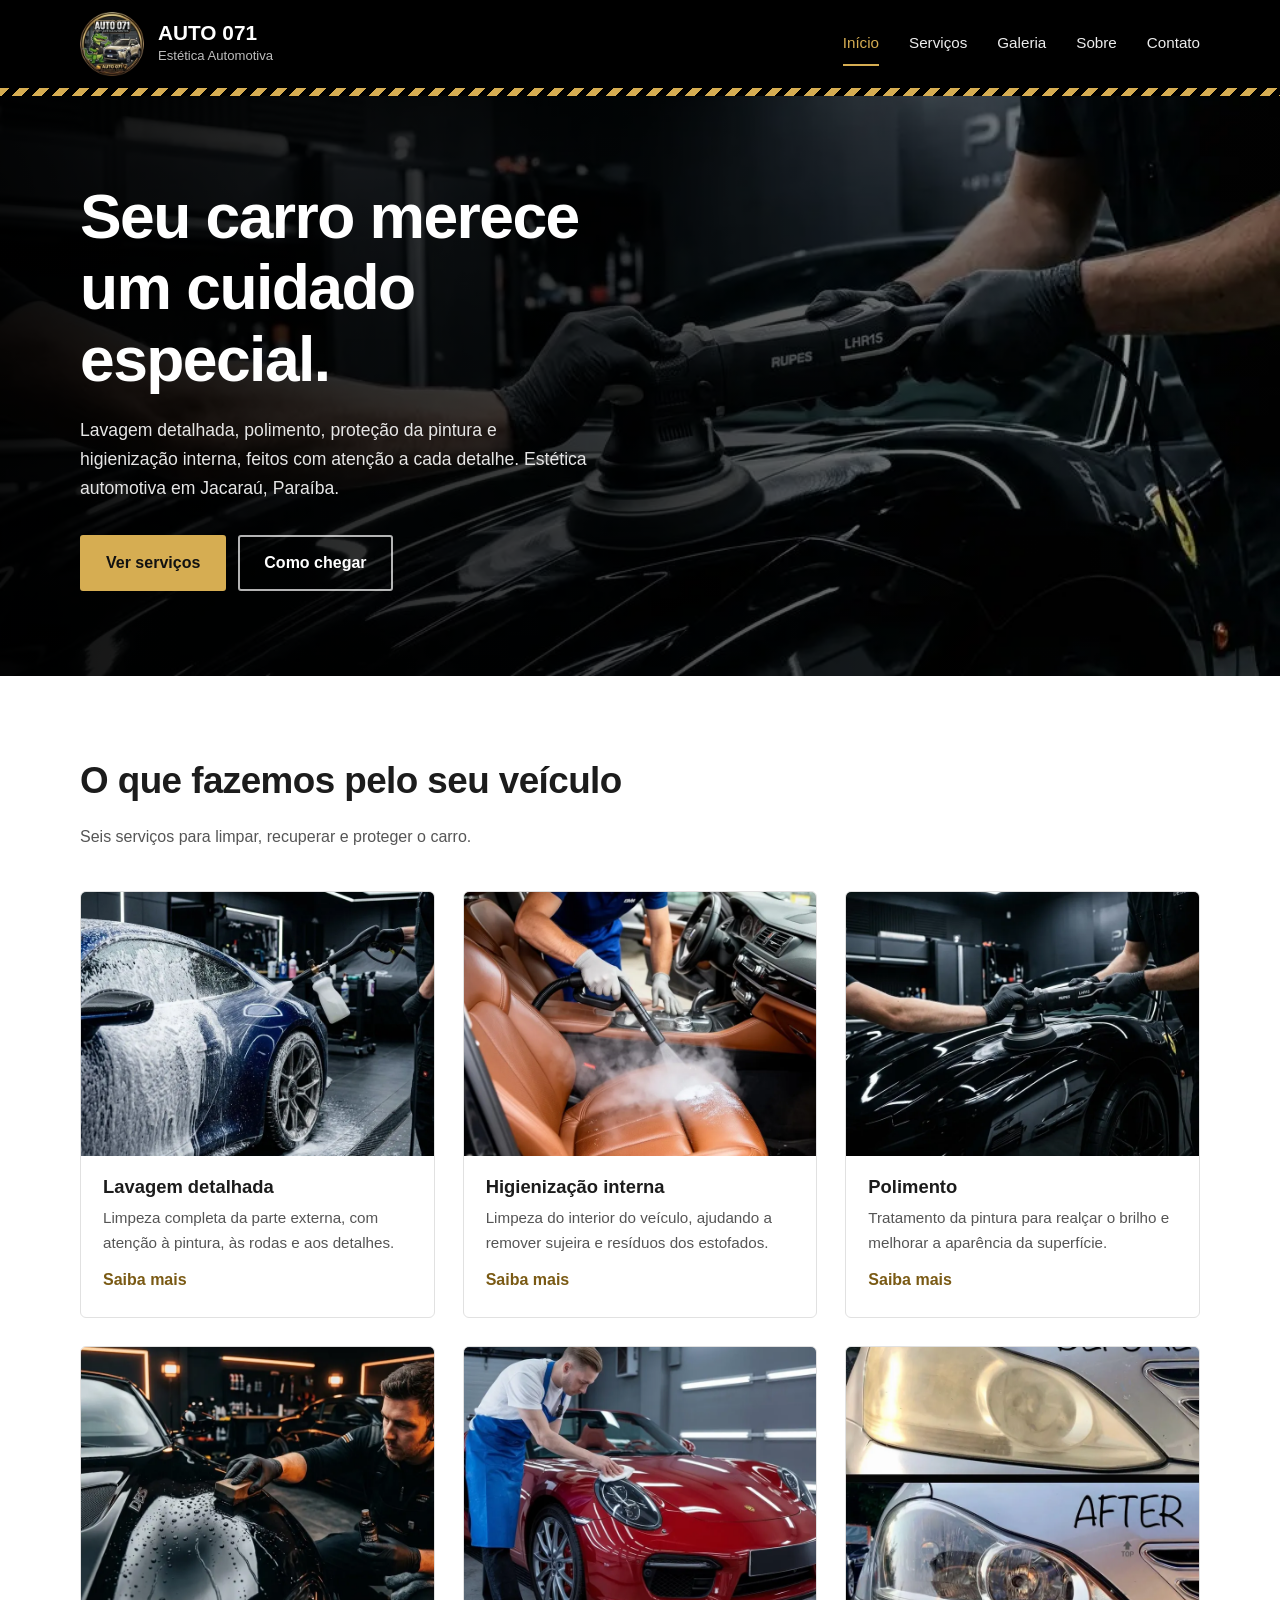
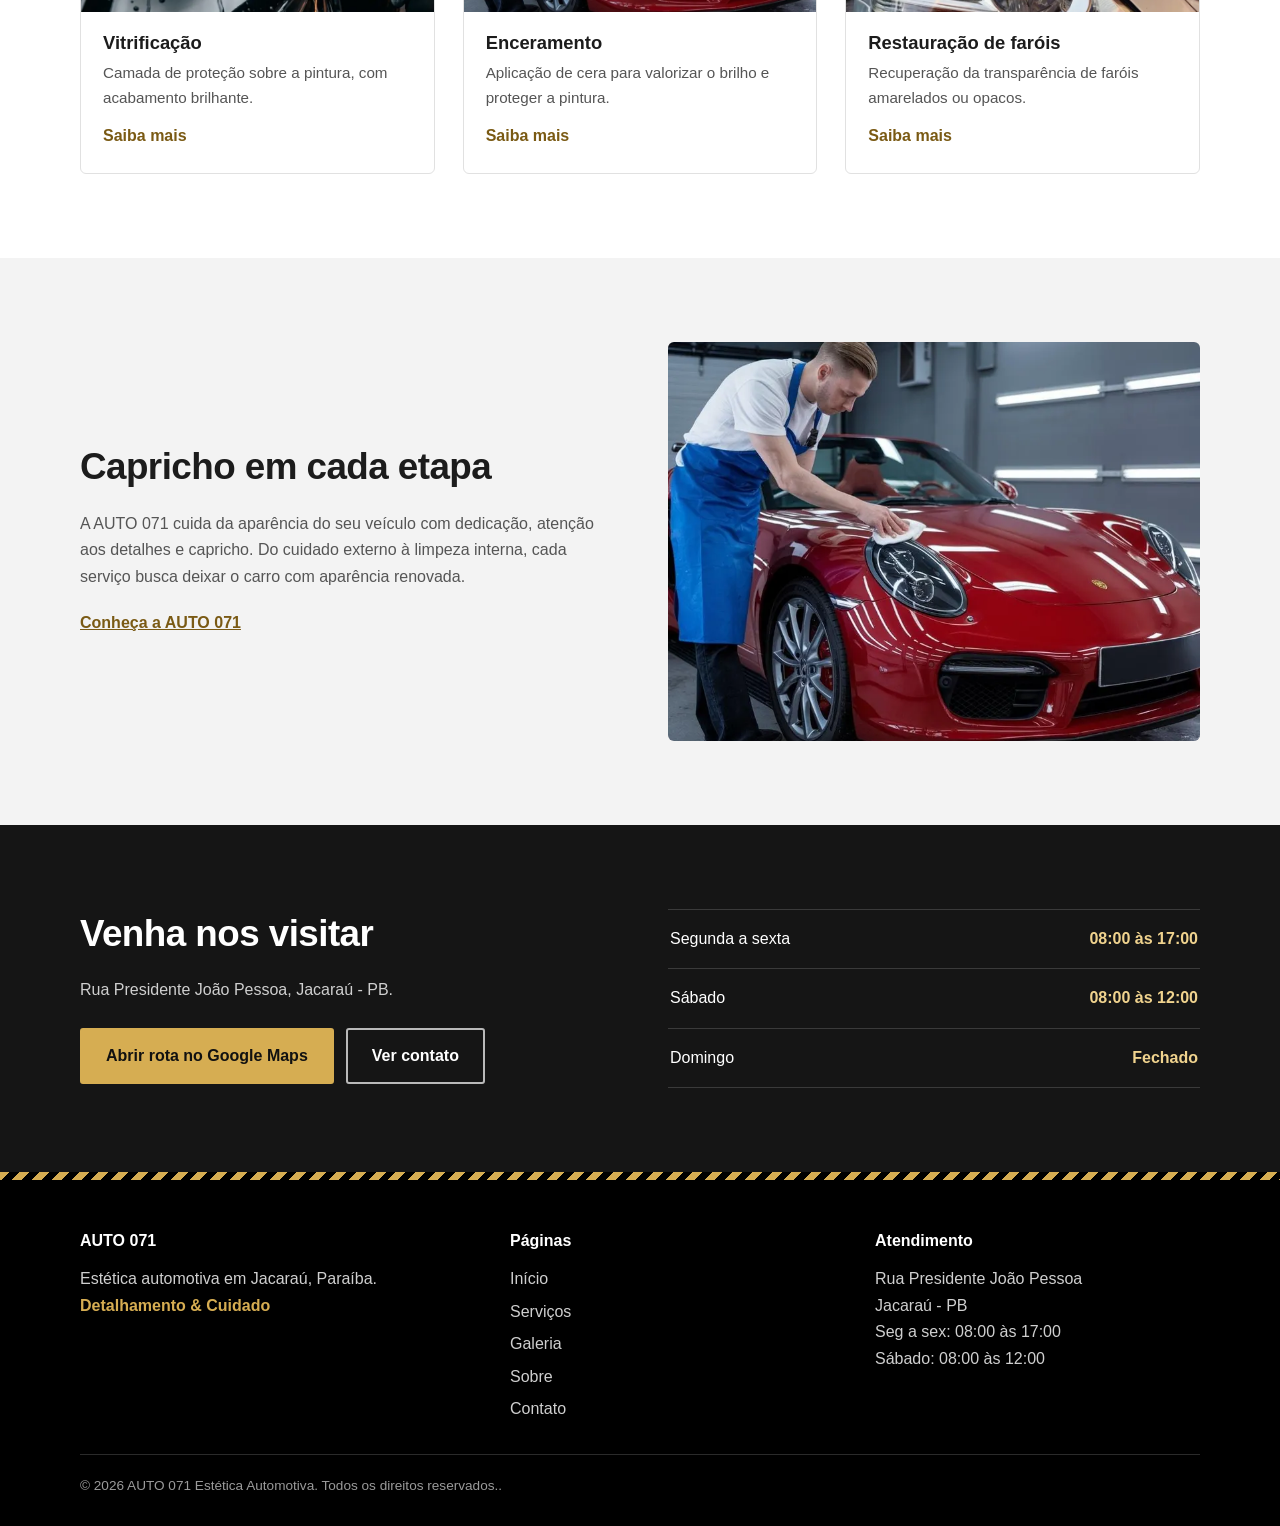
<file: index.html>
<!DOCTYPE html>
<html lang="pt-BR">
<head>
    <meta charset="UTF-8">
    <meta name="viewport" content="width=device-width, initial-scale=1">
    <title>AUTO 071 | Estética Automotiva em Jacaraú - PB</title>
    <meta name="description" content="Estética automotiva em Jacaraú, PB: lavagem detalhada, higienização interna, polimento, vitrificação, enceramento e restauração de faróis.">
    <meta name="theme-color" content="#000000">

    <meta property="og:type" content="website">
    <meta property="og:locale" content="pt_BR">
    <meta property="og:site_name" content="AUTO 071 Estética Automotiva">
    <meta property="og:title" content="AUTO 071 | Estética Automotiva em Jacaraú - PB">
    <meta property="og:description" content="Estética automotiva em Jacaraú, PB: lavagem detalhada, higienização interna, polimento, vitrificação, enceramento e restauração de faróis.">
    <meta property="og:image" content="https://SEU-DOMINIO.com.br/img/og-image.jpg">
    <meta name="twitter:card" content="summary_large_image">

    <link rel="stylesheet" href="../css/index.css">
    <link rel="preload" as="image" href="../img/hero-polimento.webp">

</head>
<body>
    <a id="pular" href="#conteudo">para ir para o conteúdo</a>

    <header id="topo">
        <div id="cabecalho">
            <a id="marca" href="index.html" aria-label="AUTO 071 Estética Automotiva - página inicial">
                <img src="../img/logo-selo.webp" alt="" width="160" height="160">
                <span>
                    <span id="marca-nome">AUTO 071</span>
                    <span id="marca-sub">Estética Automotiva</span>
                </span>
            </a>

            <nav id="menu" aria-label="Navegação principal">
                <ul id="lista-menu">
                    <li><a href="index.html" aria-current="page">Início</a></li>
                    <li><a href="servicos.html">Serviços</a></li>
                    <li><a href="galeria.html">Galeria</a></li>
                    <li><a href="sobre.html">Sobre</a></li>
                    <li><a href="contato.html">Contato</a></li>
                </ul>
            </nav>
        </div>
    </header>
    <div id="faixa-1" aria-hidden="true"></div>

    <main id="conteudo">
        <section id="hero">
            <div id="container-1">
                <h1>Seu carro merece um cuidado especial.</h1>
                <p>Lavagem detalhada, polimento, proteção da pintura e higienização interna, feitos com atenção a cada detalhe. Estética automotiva em Jacaraú, Paraíba.</p>
                <div id="botoes-1">
                    <a id="botao-1" href="servicos.html">Ver serviços</a>
                    <a id="botao-contorno-1" href="contato.html">Como chegar</a>
                </div>
            </div>
        </section>

        <section id="secao">
            <div id="container-2">
                <div id="titulo-secao">
                    <h2>O que fazemos pelo seu veículo</h2>
                    <p>Seis serviços para limpar, recuperar e proteger o carro.</p>
                </div>
                <div id="grade">
                    <a id="card-1" href="servicos.html#lavagem-detalhada">
                        <img src="../img/servicos/lavagem-detalhada.webp" alt="Carro coberto de espuma durante a lavagem detalhada" width="800" height="800" loading="lazy">
                        <div id="card-corpo-1">
                            <h3>Lavagem detalhada</h3>
                            <p>Limpeza completa da parte externa, com atenção à pintura, às rodas e aos detalhes.</p>
                            <span id="card-link-1">Saiba mais</span>
                        </div>
                    </a>
                    <a id="card-2" href="servicos.html#higienizacao-interna">
                        <img src="../img/servicos/higienizacao-interna.webp" alt="Higienização a vapor de um banco de couro" width="800" height="800" loading="lazy">
                        <div id="card-corpo-2">
                            <h3>Higienização interna</h3>
                            <p>Limpeza do interior do veículo, ajudando a remover sujeira e resíduos dos estofados.</p>
                            <span id="card-link-2">Saiba mais</span>
                        </div>
                    </a>
                    <a id="card-3" href="servicos.html#polimento">
                        <img src="../img/servicos/polimento.webp" alt="Profissional polindo a pintura preta de um carro com politriz" width="800" height="800" loading="lazy">
                        <div id="card-corpo-3">
                            <h3>Polimento</h3>
                            <p>Tratamento da pintura para realçar o brilho e melhorar a aparência da superfície.</p>
                            <span id="card-link-3">Saiba mais</span>
                        </div>
                    </a>
                    <a id="card-4" href="servicos.html#vitrificacao">
                        <img src="../img/servicos/vitrificacao.webp" alt="Aplicação de produto de proteção na pintura preta de um carro" width="800" height="800" loading="lazy">
                        <div id="card-corpo-4">
                            <h3>Vitrificação</h3>
                            <p>Camada de proteção sobre a pintura, com acabamento brilhante.</p>
                            <span id="card-link-4">Saiba mais</span>
                        </div>
                    </a>
                    <a id="card-5" href="servicos.html#enceramento">
                        <img src="../img/servicos/enceramento.webp" alt="Profissional aplicando cera em um carro vermelho" width="800" height="800" loading="lazy">
                        <div id="card-corpo-5">
                            <h3>Enceramento</h3>
                            <p>Aplicação de cera para valorizar o brilho e proteger a pintura.</p>
                            <span id="card-link-5">Saiba mais</span>
                        </div>
                    </a>
                    <a id="card-6" href="servicos.html#restauracao-farois">
                        <img src="../img/servicos/restauracao-farois.webp" alt="Farol amarelado antes e transparente depois da restauração" width="800" height="790" loading="lazy">
                        <div id="card-corpo-6">
                            <h3>Restauração de faróis</h3>
                            <p>Recuperação da transparência de faróis amarelados ou opacos.</p>
                            <span id="card-link-6">Saiba mais</span>
                        </div>
                    </a>
                </div>
            </div>
        </section>

        <section id="secao-cinza">
            <div id="duas-colunas-1">
                <div id="texto">
                    <h2>Capricho em cada etapa</h2>
                    <p>A AUTO 071 cuida da aparência do seu veículo com dedicação, atenção aos detalhes e capricho. Do cuidado externo à limpeza interna, cada serviço busca deixar o carro com aparência renovada.</p>
                    <a id="link-texto" href="sobre.html">Conheça a AUTO 071</a>
                </div>
                <img src="../img/servicos/enceramento.webp" alt="Profissional aplicando cera em um carro vermelho" width="800" height="800" loading="lazy">
            </div>
        </section>

        <section id="secao-escura">
            <div id="duas-colunas-2">
                <div>
                    <h2>Venha nos visitar</h2>
                    <p>Rua Presidente João Pessoa, Jacaraú - PB.</p>
                    <div id="botoes-2" style="margin-top:24px">
                        <a id="botao-2" href="https://www.google.com/maps/dir/?api=1&destination=Rua%20Presidente%20Jo%C3%A3o%20Pessoa%2C%20Jacara%C3%BA%2C%20PB" target="_blank" rel="noopener noreferrer">Abrir rota no Google Maps</a>
                        <a id="botao-contorno-2" href="contato.html">Ver contato</a>
                    </div>
                </div>
                <div>
                    <dl id="horarios">
                        <div><dt>Segunda a sexta</dt><dd>08:00 às 17:00</dd></div>
                        <div><dt>Sábado</dt><dd>08:00 às 12:00</dd></div>
                        <div><dt>Domingo</dt><dd>Fechado</dd></div>
                    </dl>
                </div>
            </div>
        </section>
    </main>

    <div id="faixa-2" aria-hidden="true"></div>
    <footer id="rodape">
        <div id="container-3">
            <div id="rodape-grade">
                <div>
                    <p id="rodape-titulo-1">AUTO 071</p>
                    <p>Estética automotiva em Jacaraú, Paraíba.</p>
                    <p><strong>Detalhamento &amp; Cuidado</strong></p>
                </div>
                <div>
                    <p id="rodape-titulo-2">Páginas</p>
                    <ul>
                    <li><a href="index.html">Início</a></li>
                    <li><a href="servicos.html">Serviços</a></li>
                    <li><a href="galeria.html">Galeria</a></li>
                    <li><a href="sobre.html">Sobre</a></li>
                    <li><a href="contato.html">Contato</a></li>
                    </ul>
                </div>
                <div>
                    <p id="rodape-titulo-3">Atendimento</p>
                    <address>Rua Presidente João Pessoa<br>Jacaraú - PB</address>
                    <p>Seg a sex: 08:00 às 17:00<br>Sábado: 08:00 às 12:00</p>
                </div>
            </div>
            <p id="copyright">&copy; 2026 AUTO 071 Estética Automotiva. Todos os direitos reservados..</p>
        </div>
    </footer>
</body>
</html>
</file>
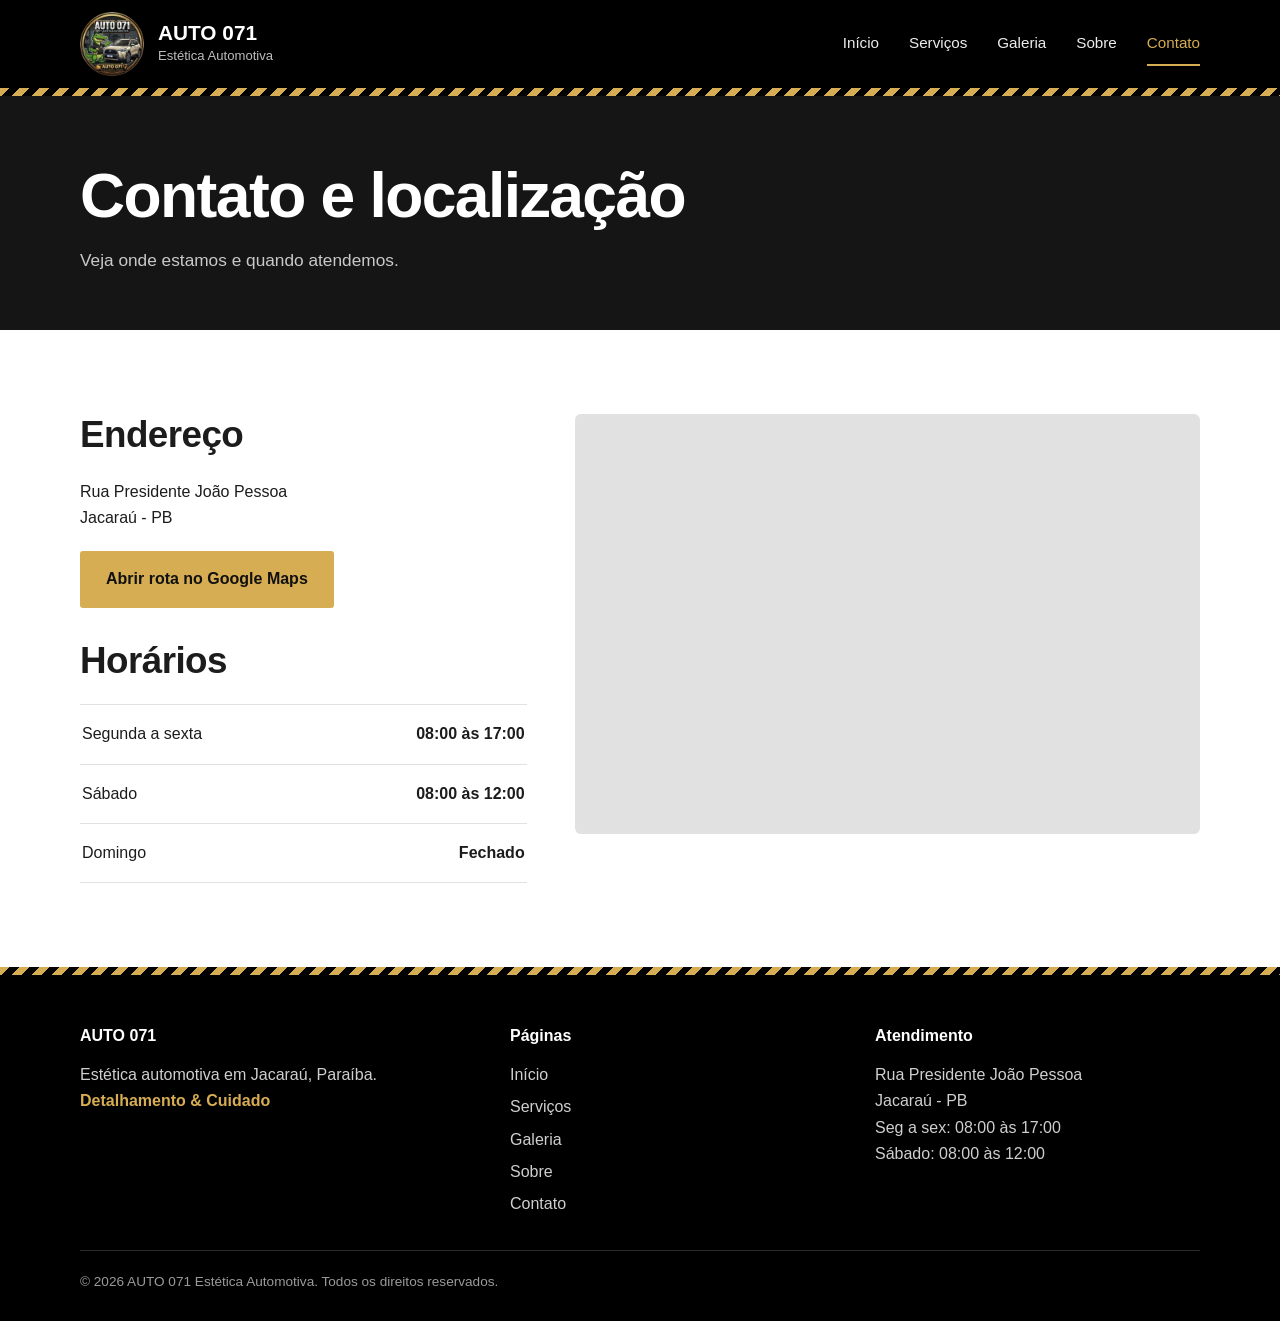
<file: contato.html>
<!DOCTYPE html>
<html lang="pt-BR">
<head>
    <meta charset="UTF-8">
    <meta name="viewport" content="width=device-width, initial-scale=1">
    <title>Contato e localização | AUTO 071 Estética Automotiva</title>
    <meta name="description" content="Endereço e horários da AUTO 071, estética automotiva em Jacaraú, PB. Atendimento de segunda a sábado.">
    <meta name="theme-color" content="#000000">

    <meta property="og:type" content="website">
    <meta property="og:locale" content="pt_BR">
    <meta property="og:site_name" content="AUTO 071 Estética Automotiva">
    <meta property="og:title" content="Contato e localização | AUTO 071 Estética Automotiva">
    <meta property="og:description" content="Endereço e horários da AUTO 071, estética automotiva em Jacaraú, PB. Atendimento de segunda a sábado.">
    <meta property="og:image" content="https://SEU-DOMINIO.com.br/img/og-image.jpg">
    <meta name="twitter:card" content="summary_large_image">

    <link rel="stylesheet" href="../css/contato.css">

</head>
<body>
    <a id="pular" href="#conteudo">Ir para o conteúdo</a>

    <header id="topo">
        <div id="cabecalho">
            <a id="marca" href="index.html" aria-label="AUTO 071 Estética Automotiva - página inicial">
                <img src="../img/logo-selo.webp" alt="" width="160" height="160">
                <span>
                    <span id="marca-nome">AUTO 071</span>
                    <span id="marca-sub">Estética Automotiva</span>
                </span>
            </a>

            <nav id="menu" aria-label="Navegação principal">
                <ul id="lista-menu">
                    <li><a href="index.html">Início</a></li>
                    <li><a href="servicos.html">Serviços</a></li>
                    <li><a href="galeria.html">Galeria</a></li>
                    <li><a href="sobre.html">Sobre</a></li>
                    <li><a href="contato.html" aria-current="page">Contato</a></li>
                </ul>
            </nav>
        </div>
    </header>
    <div id="faixa-1" aria-hidden="true"></div>

    <main id="conteudo">
        <section id="pagina-topo">
            <div id="container-1">
                <h1>Contato e localização</h1>
                <p>Veja onde estamos e quando atendemos.</p>
            </div>
        </section>

        <section id="secao">
            <div id="contato-grade">
                <div>
                    <div id="bloco-1">
                        <h2>Endereço</h2>
                        <address>Rua Presidente João Pessoa<br>Jacaraú - PB</address>
                        <div id="botoes" style="margin-top:20px">
                            <a id="botao" href="https://www.google.com/maps/dir/?api=1&destination=Rua%20Presidente%20Jo%C3%A3o%20Pessoa%2C%20Jacara%C3%BA%2C%20PB" target="_blank" rel="noopener noreferrer">Abrir rota no Google Maps</a>
                        </div>
                    </div>
                    <div id="bloco-2">
                        <h2>Horários</h2>
                        <dl id="horarios">
                        <div><dt>Segunda a sexta</dt><dd>08:00 às 17:00</dd></div>
                        <div><dt>Sábado</dt><dd>08:00 às 12:00</dd></div>
                        <div><dt>Domingo</dt><dd>Fechado</dd></div>
                    </dl>
                    </div>
                </div>
                <div id="mapa">
                    <iframe title="Mapa com a localização da AUTO 071 em Jacaraú, PB" src="https://www.google.com/maps?q=Rua%20Presidente%20Jo%C3%A3o%20Pessoa%2C%20Jacara%C3%BA%2C%20PB&output=embed" loading="lazy" referrerpolicy="no-referrer-when-downgrade"></iframe>
                </div>
            </div>
        </section>
    </main>

    <div id="faixa-2" aria-hidden="true"></div>
    <footer id="rodape">
        <div id="container-2">
            <div id="rodape-grade">
                <div>
                    <p id="rodape-titulo-1">AUTO 071</p>
                    <p>Estética automotiva em Jacaraú, Paraíba.</p>
                    <p><strong>Detalhamento &amp; Cuidado</strong></p>
                </div>
                <div>
                    <p id="rodape-titulo-2">Páginas</p>
                    <ul>
                    <li><a href="index.html">Início</a></li>
                    <li><a href="servicos.html">Serviços</a></li>
                    <li><a href="galeria.html">Galeria</a></li>
                    <li><a href="sobre.html">Sobre</a></li>
                    <li><a href="contato.html">Contato</a></li>
                    </ul>
                </div>
                <div>
                    <p id="rodape-titulo-3">Atendimento</p>
                    <address>Rua Presidente João Pessoa<br>Jacaraú - PB</address>
                    <p>Seg a sex: 08:00 às 17:00<br>Sábado: 08:00 às 12:00</p>
                </div>
            </div>
            <p id="copyright">&copy; 2026 AUTO 071 Estética Automotiva. Todos os direitos reservados.</p>
        </div>
    </footer>
</body>
</html>
</file>
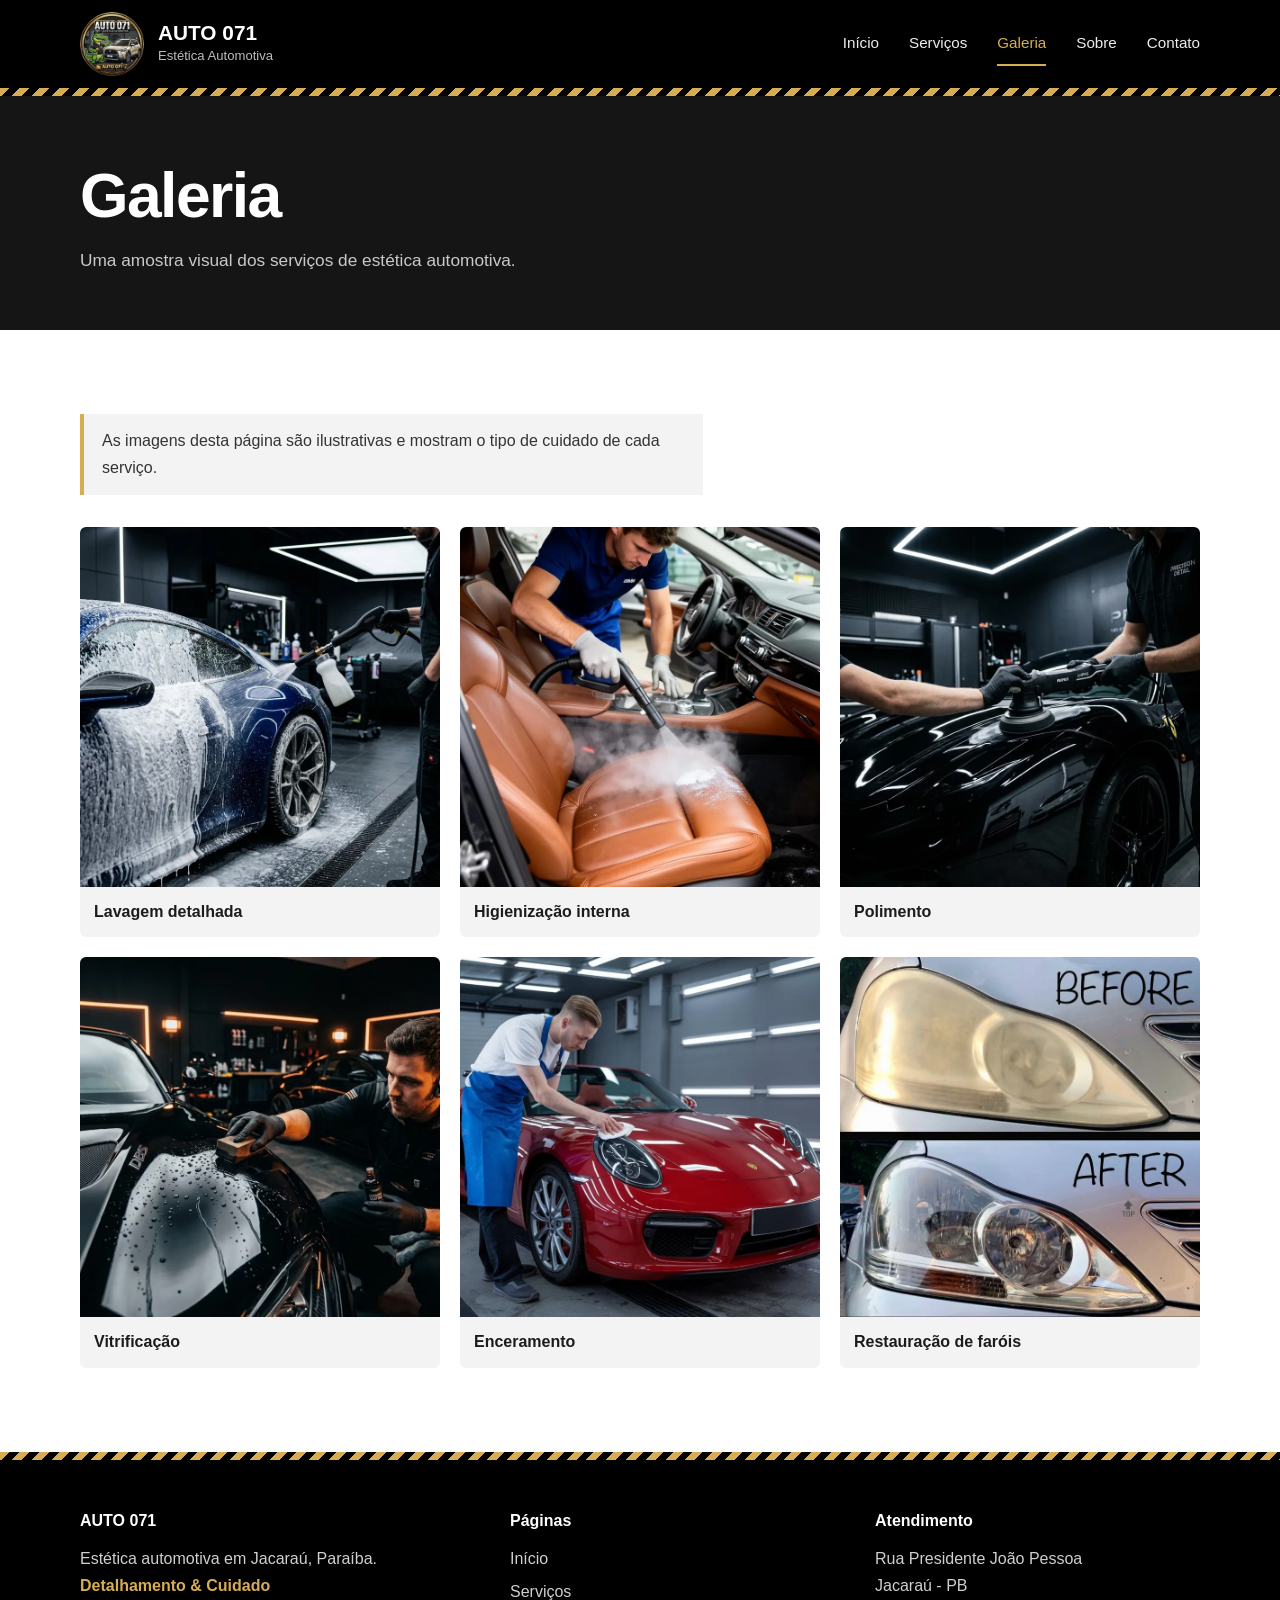
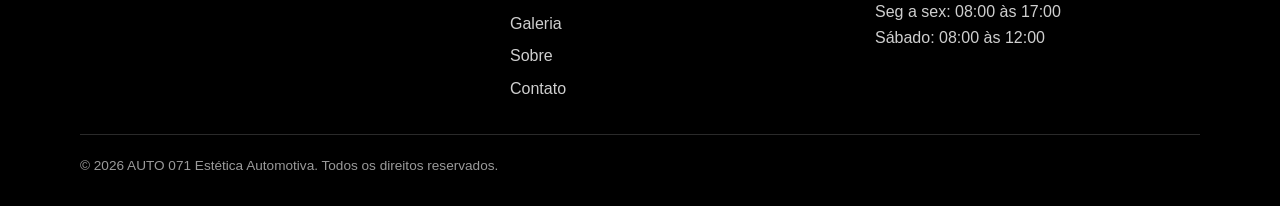
<file: galeria.html>
<!DOCTYPE html>
<html lang="pt-BR">
<head>
    <meta charset="UTF-8">
    <meta name="viewport" content="width=device-width, initial-scale=1">
    <title>Galeria | AUTO 071 Estética Automotiva</title>
    <meta name="description" content="Veja imagens dos serviços de estética automotiva da AUTO 071: lavagem, polimento, vitrificação e mais.">
    <meta name="theme-color" content="#000000">

    <meta property="og:type" content="website">
    <meta property="og:locale" content="pt_BR">
    <meta property="og:site_name" content="AUTO 071 Estética Automotiva">
    <meta property="og:title" content="Galeria | AUTO 071 Estética Automotiva">
    <meta property="og:description" content="Veja imagens dos serviços de estética automotiva da AUTO 071: lavagem, polimento, vitrificação e mais.">
    <meta property="og:image" content="https://SEU-DOMINIO.com.br/img/og-image.jpg">
    <meta name="twitter:card" content="summary_large_image">

    <link rel="stylesheet" href="../css/galeria.css">
</head>
<body>
    <a id="pular" href="#conteudo">Ir para o conteúdo</a>

    <header id="topo">
        <div id="cabecalho">
            <a id="marca" href="index.html" aria-label="AUTO 071 Estética Automotiva - página inicial">
                <img src="../img/logo-selo.webp" alt="" width="160" height="160">
                <span>
                    <span id="marca-nome">AUTO 071</span>
                    <span id="marca-sub">Estética Automotiva</span>
                </span>
            </a>

            <nav id="menu" aria-label="Navegação principal">
                <ul id="lista-menu">
                    <li><a href="index.html">Início</a></li>
                    <li><a href="servicos.html">Serviços</a></li>
                    <li><a href="galeria.html" aria-current="page">Galeria</a></li>
                    <li><a href="sobre.html">Sobre</a></li>
                    <li><a href="contato.html">Contato</a></li>
                </ul>
            </nav>
        </div>
    </header>
    <div id="faixa-1" aria-hidden="true"></div>

    <main id="conteudo">
        <section id="pagina-topo">
            <div id="container-1">
                <h1>Galeria</h1>
                <p>Uma amostra visual dos serviços de estética automotiva.</p>
            </div>
        </section>

        <section id="secao">
            <div id="container-2">
                <p id="aviso">As imagens desta página são ilustrativas e mostram o tipo de cuidado de cada serviço.</p>
                <div id="galeria">
                    <a href="servicos.html#lavagem-detalhada">
                        <figure>
                            <img src="../img/servicos/lavagem-detalhada.webp" alt="Carro coberto de espuma durante a lavagem detalhada" width="800" height="800" loading="lazy">
                            <figcaption>Lavagem detalhada</figcaption>
                        </figure>
                    </a>
                    <a href="servicos.html#higienizacao-interna">
                        <figure>
                            <img src="../img/servicos/higienizacao-interna.webp" alt="Higienização a vapor de um banco de couro" width="800" height="800" loading="lazy">
                            <figcaption>Higienização interna</figcaption>
                        </figure>
                    </a>
                    <a href="servicos.html#polimento">
                        <figure>
                            <img src="../img/servicos/polimento.webp" alt="Profissional polindo a pintura preta de um carro com politriz" width="800" height="800" loading="lazy">
                            <figcaption>Polimento</figcaption>
                        </figure>
                    </a>
                    <a href="servicos.html#vitrificacao">
                        <figure>
                            <img src="../img/servicos/vitrificacao.webp" alt="Aplicação de produto de proteção na pintura preta de um carro" width="800" height="800" loading="lazy">
                            <figcaption>Vitrificação</figcaption>
                        </figure>
                    </a>
                    <a href="servicos.html#enceramento">
                        <figure>
                            <img src="../img/servicos/enceramento.webp" alt="Profissional aplicando cera em um carro vermelho" width="800" height="800" loading="lazy">
                            <figcaption>Enceramento</figcaption>
                        </figure>
                    </a>
                    <a href="servicos.html#restauracao-farois">
                        <figure>
                            <img src="../img/servicos/restauracao-farois.webp" alt="Farol amarelado antes e transparente depois da restauração" width="800" height="790" loading="lazy">
                            <figcaption>Restauração de faróis</figcaption>
                        </figure>
                    </a>
                </div>
            </div>
        </section>
    </main>

    <div id="faixa-2" aria-hidden="true"></div>
    <footer id="rodape">
        <div id="container-3">
            <div id="rodape-grade">
                <div>
                    <p id="rodape-titulo-1">AUTO 071</p>
                    <p>Estética automotiva em Jacaraú, Paraíba.</p>
                    <p><strong>Detalhamento &amp; Cuidado</strong></p>
                </div>
                <div>
                    <p id="rodape-titulo-2">Páginas</p>
                    <ul>
                    <li><a href="index.html">Início</a></li>
                    <li><a href="servicos.html">Serviços</a></li>
                    <li><a href="galeria.html">Galeria</a></li>
                    <li><a href="sobre.html">Sobre</a></li>
                    <li><a href="contato.html">Contato</a></li>
                    </ul>
                </div>
                <div>
                    <p id="rodape-titulo-3">Atendimento</p>
                    <address>Rua Presidente João Pessoa<br>Jacaraú - PB</address>
                    <p>Seg a sex: 08:00 às 17:00<br>Sábado: 08:00 às 12:00</p>
                </div>
            </div>
            <p id="copyright">&copy; 2026 AUTO 071 Estética Automotiva. Todos os direitos reservados.</p>
        </div>
    </footer>
</body>
</html>
</file>
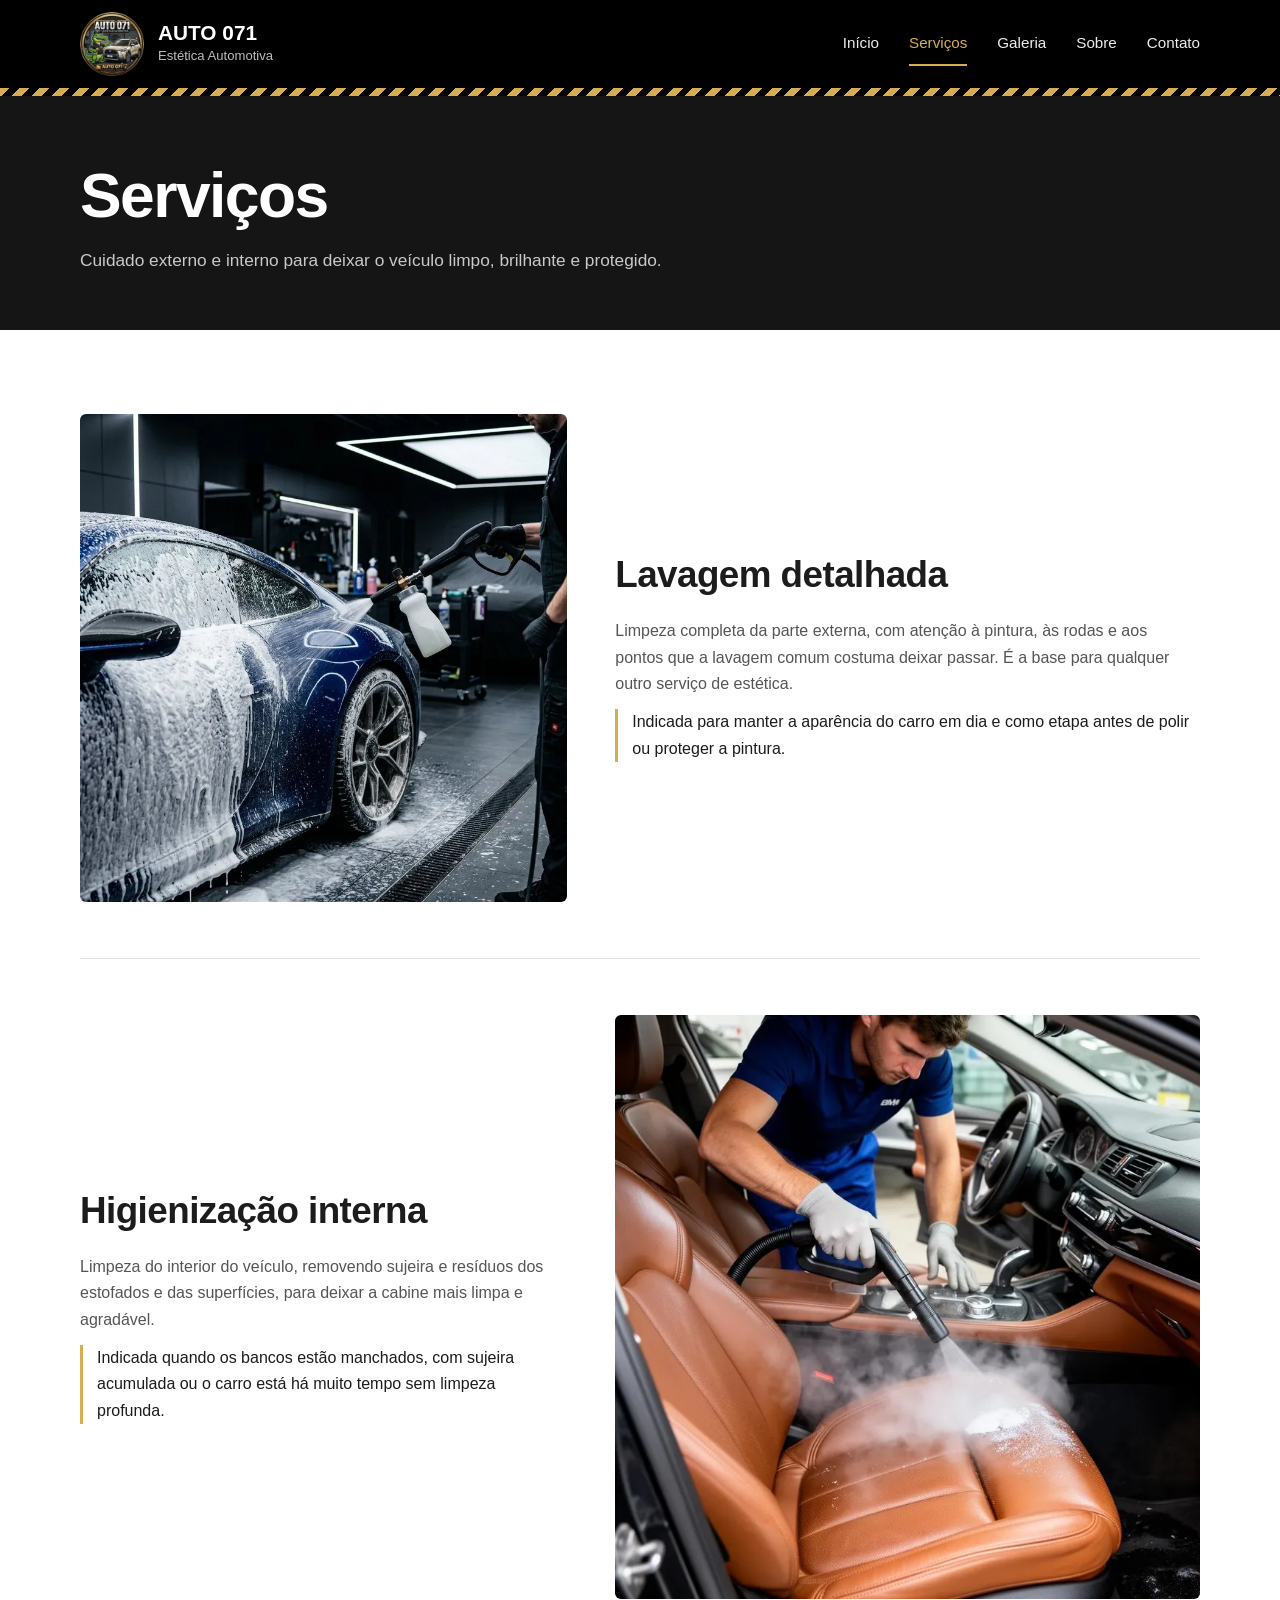
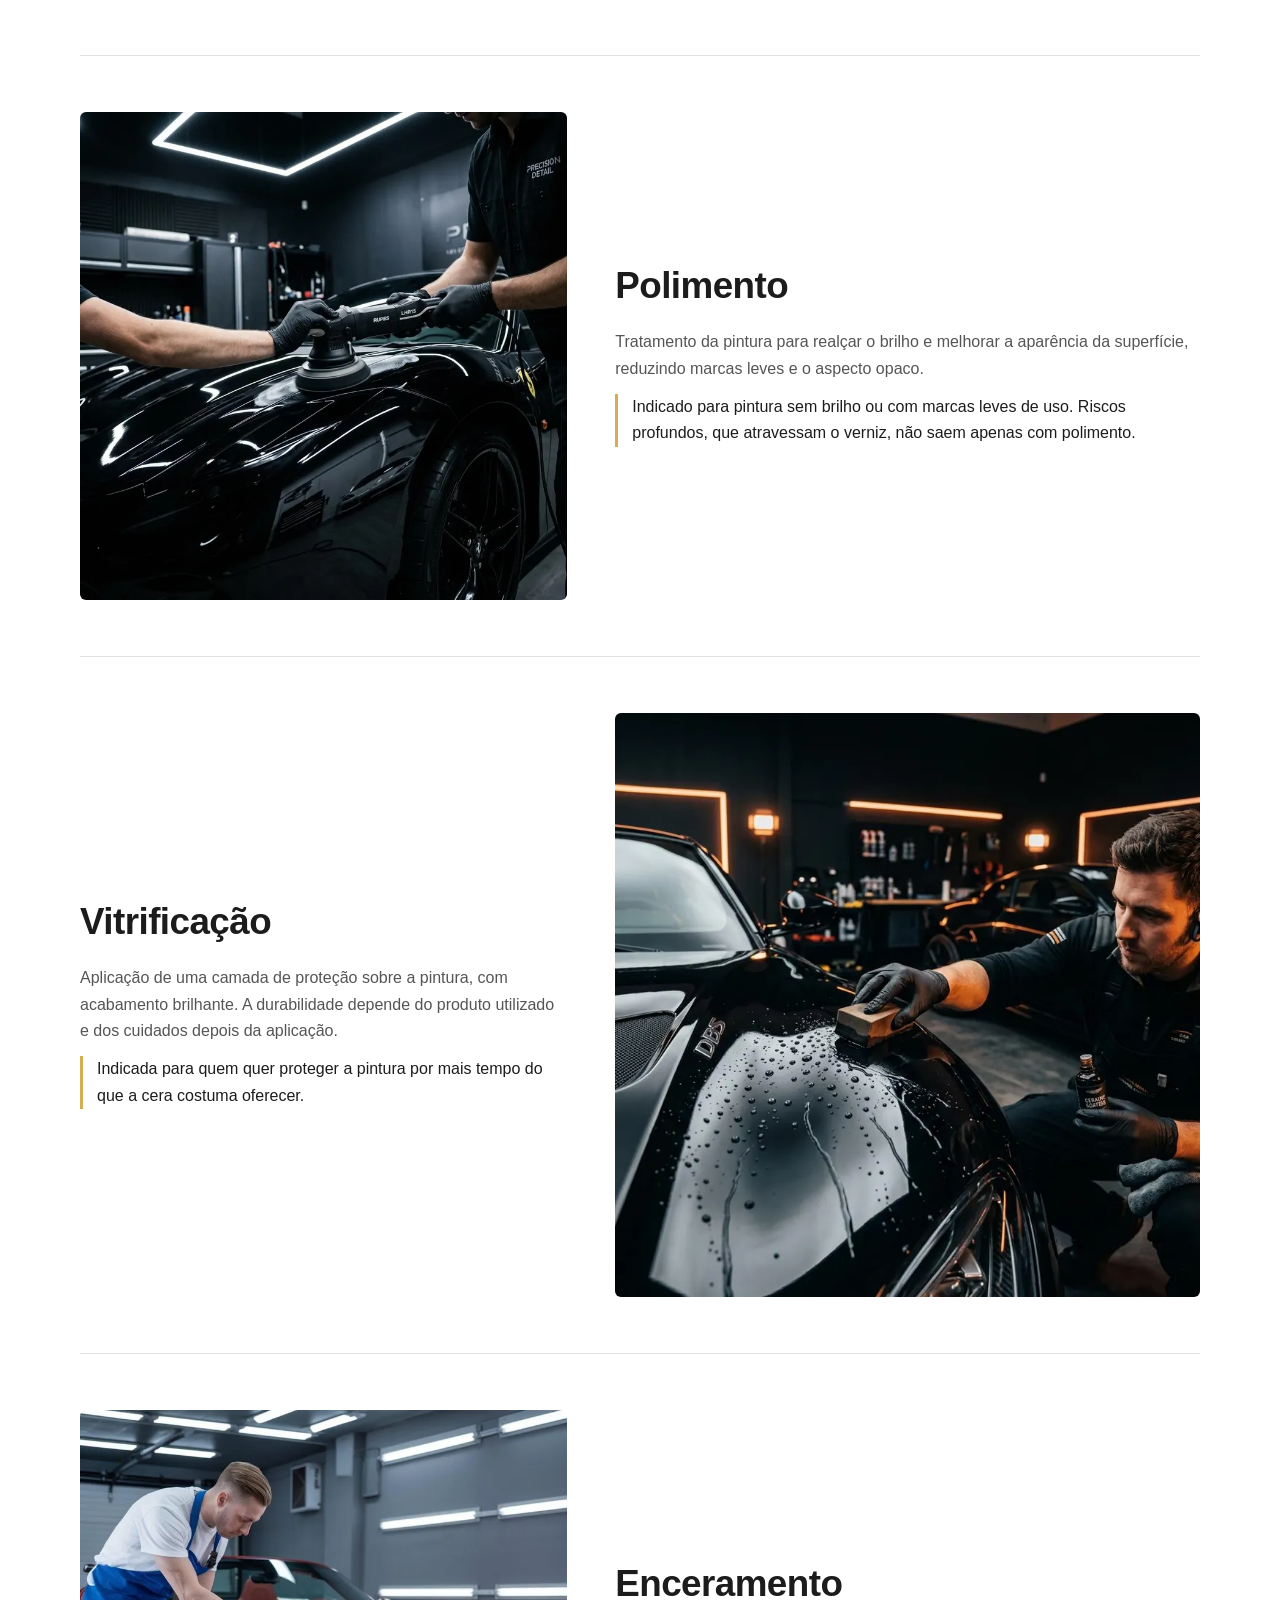
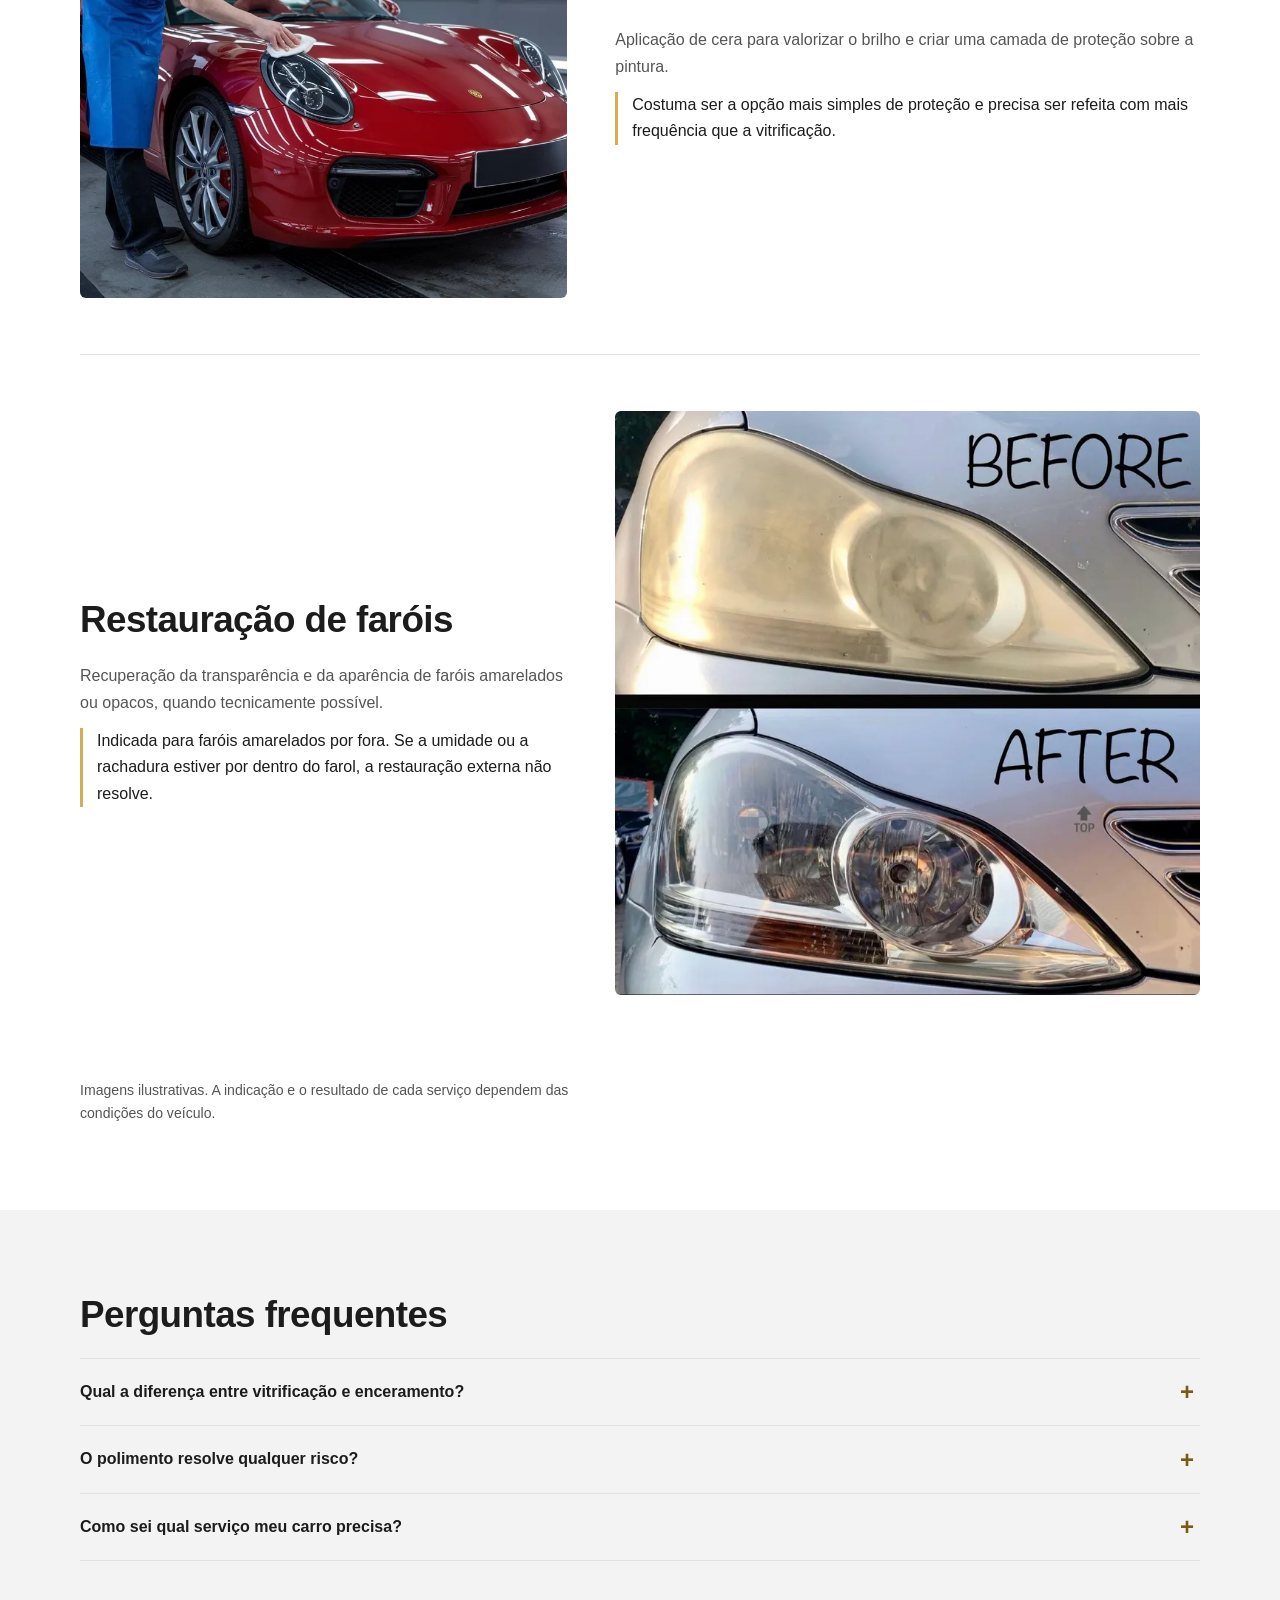
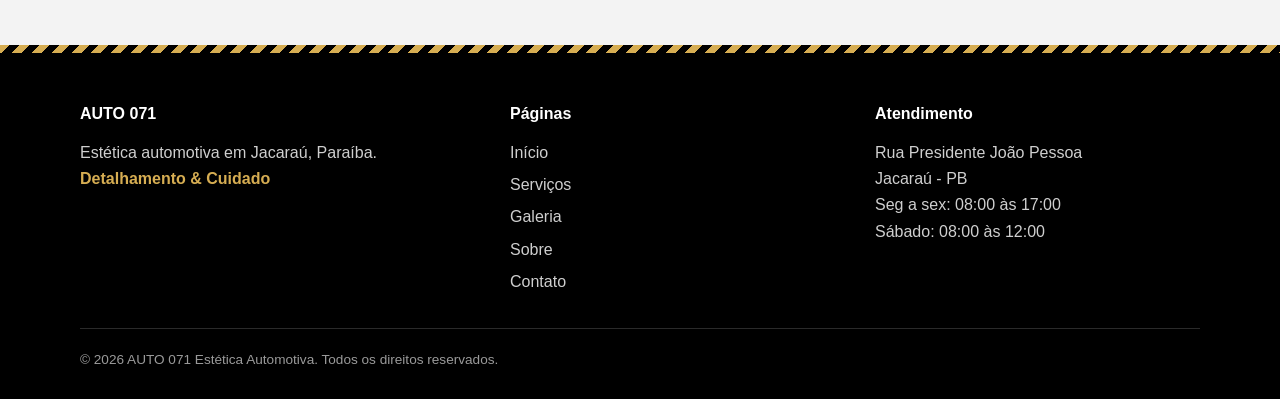
<file: servicos.html>
<!DOCTYPE html>
<html lang="pt-BR">
<head>
    <meta charset="UTF-8">
    <meta name="viewport" content="width=device-width, initial-scale=1">
    <title>Serviços | AUTO 071 Estética Automotiva</title>
    <meta name="description" content="Lavagem detalhada, higienização interna, polimento, vitrificação, enceramento e restauração de faróis em Jacaraú, PB.">
    <meta name="theme-color" content="#000000">

    <meta property="og:type" content="website">
    <meta property="og:locale" content="pt_BR">
    <meta property="og:site_name" content="AUTO 071 Estética Automotiva">
    <meta property="og:title" content="Serviços | AUTO 071 Estética Automotiva">
    <meta property="og:description" content="Lavagem detalhada, higienização interna, polimento, vitrificação, enceramento e restauração de faróis em Jacaraú, PB.">
    <meta property="og:image" content="https://SEU-DOMINIO.com.br/img/og-image.jpg">
    <meta name="twitter:card" content="summary_large_image">

    <link rel="stylesheet" href="../css/servicos.css">
</head>
<body>
    <a id="pular" href="#conteudo">Ir para o conteúdo</a>

    <header id="topo">
        <div id="cabecalho">
            <a id="marca" href="index.html" aria-label="AUTO 071 Estética Automotiva - página inicial">
                <img src="../img/logo-selo.webp" alt="" width="160" height="160">
                <span>
                    <span id="marca-nome">AUTO 071</span>
                    <span id="marca-sub">Estética Automotiva</span>
                </span>
            </a>

            <nav id="menu" aria-label="Navegação principal">
                <ul id="lista-menu">
                    <li><a href="index.html">Início</a></li>
                    <li><a href="servicos.html" aria-current="page">Serviços</a></li>
                    <li><a href="galeria.html">Galeria</a></li>
                    <li><a href="sobre.html">Sobre</a></li>
                    <li><a href="contato.html">Contato</a></li>
                </ul>
            </nav>
        </div>
    </header>
    <div id="faixa-1" aria-hidden="true"></div>

    <main id="conteudo">
        <section id="pagina-topo">
            <div id="container-1">
                <h1>Serviços</h1>
                <p>Cuidado externo e interno para deixar o veículo limpo, brilhante e protegido.</p>
            </div>
        </section>

        <section id="secao">
            <div id="container-2">
                <article id="lavagem-detalhada">
                    <div id="servico-foto-1"><img src="../img/servicos/lavagem-detalhada.webp" alt="Carro coberto de espuma durante a lavagem detalhada" width="800" height="800" loading="lazy"></div>
                    <div>
                        <h2>Lavagem detalhada</h2>
                        <p>Limpeza completa da parte externa, com atenção à pintura, às rodas e aos pontos que a lavagem comum costuma deixar passar. É a base para qualquer outro serviço de estética.</p>
                        <p id="indicado-1">Indicada para manter a aparência do carro em dia e como etapa antes de polir ou proteger a pintura.</p>
                    </div>
                </article>
                <article id="higienizacao-interna">
                    <div id="servico-foto-2"><img src="../img/servicos/higienizacao-interna.webp" alt="Higienização a vapor de um banco de couro" width="800" height="800" loading="lazy"></div>
                    <div>
                        <h2>Higienização interna</h2>
                        <p>Limpeza do interior do veículo, removendo sujeira e resíduos dos estofados e das superfícies, para deixar a cabine mais limpa e agradável.</p>
                        <p id="indicado-2">Indicada quando os bancos estão manchados, com sujeira acumulada ou o carro está há muito tempo sem limpeza profunda.</p>
                    </div>
                </article>
                <article id="polimento">
                    <div id="servico-foto-3"><img src="../img/servicos/polimento.webp" alt="Profissional polindo a pintura preta de um carro com politriz" width="800" height="800" loading="lazy"></div>
                    <div>
                        <h2>Polimento</h2>
                        <p>Tratamento da pintura para realçar o brilho e melhorar a aparência da superfície, reduzindo marcas leves e o aspecto opaco.</p>
                        <p id="indicado-3">Indicado para pintura sem brilho ou com marcas leves de uso. Riscos profundos, que atravessam o verniz, não saem apenas com polimento.</p>
                    </div>
                </article>
                <article id="vitrificacao">
                    <div id="servico-foto-4"><img src="../img/servicos/vitrificacao.webp" alt="Aplicação de produto de proteção na pintura preta de um carro" width="800" height="800" loading="lazy"></div>
                    <div>
                        <h2>Vitrificação</h2>
                        <p>Aplicação de uma camada de proteção sobre a pintura, com acabamento brilhante. A durabilidade depende do produto utilizado e dos cuidados depois da aplicação.</p>
                        <p id="indicado-4">Indicada para quem quer proteger a pintura por mais tempo do que a cera costuma oferecer.</p>
                    </div>
                </article>
                <article id="enceramento">
                    <div id="servico-foto-5"><img src="../img/servicos/enceramento.webp" alt="Profissional aplicando cera em um carro vermelho" width="800" height="800" loading="lazy"></div>
                    <div>
                        <h2>Enceramento</h2>
                        <p>Aplicação de cera para valorizar o brilho e criar uma camada de proteção sobre a pintura.</p>
                        <p id="indicado-5">Costuma ser a opção mais simples de proteção e precisa ser refeita com mais frequência que a vitrificação.</p>
                    </div>
                </article>
                <article id="restauracao-farois">
                    <div id="servico-foto-6"><img src="../img/servicos/restauracao-farois.webp" alt="Farol amarelado antes e transparente depois da restauração" width="800" height="790" loading="lazy"></div>
                    <div>
                        <h2>Restauração de faróis</h2>
                        <p>Recuperação da transparência e da aparência de faróis amarelados ou opacos, quando tecnicamente possível.</p>
                        <p id="indicado-6">Indicada para faróis amarelados por fora. Se a umidade ou a rachadura estiver por dentro do farol, a restauração externa não resolve.</p>
                    </div>
                </article>
                <p id="observacao">Imagens ilustrativas. A indicação e o resultado de cada serviço dependem das condições do veículo.</p>
            </div>
        </section>

        <section id="secao-cinza">
            <div id="container-3">
                <h2>Perguntas frequentes</h2>
                <div id="faq">
                    <details>
                        <summary>Qual a diferença entre vitrificação e enceramento?</summary>
                        <p>Os dois protegem e dão brilho à pintura. A cera é mais simples de aplicar e precisa ser refeita com mais frequência. A vitrificação forma uma camada de proteção que, em geral, dura mais. O tempo real depende do produto e dos cuidados depois da aplicação.</p>
                    </details>
                    <details>
                        <summary>O polimento resolve qualquer risco?</summary>
                        <p>Não. O polimento melhora marcas leves e o aspecto opaco da pintura. Riscos profundos, que atravessam o verniz, podem continuar visíveis mesmo depois do serviço.</p>
                    </details>
                    <details>
                        <summary>Como sei qual serviço meu carro precisa?</summary>
                        <p>Depende das condições do veículo. Fale com a equipe no horário de atendimento para saber o que faz mais sentido no seu caso. Veja horários e endereço na página de <a href="contato.html">contato</a>.</p>
                    </details>
                </div>
            </div>
        </section>
    </main>

    <div id="faixa-2" aria-hidden="true"></div>
    <footer id="rodape">
        <div id="container-4">
            <div id="rodape-grade">
                <div>
                    <p id="rodape-titulo-1">AUTO 071</p>
                    <p>Estética automotiva em Jacaraú, Paraíba.</p>
                    <p><strong>Detalhamento &amp; Cuidado</strong></p>
                </div>
                <div>
                    <p id="rodape-titulo-2">Páginas</p>
                    <ul>
                    <li><a href="index.html">Início</a></li>
                    <li><a href="servicos.html">Serviços</a></li>
                    <li><a href="galeria.html">Galeria</a></li>
                    <li><a href="sobre.html">Sobre</a></li>
                    <li><a href="contato.html">Contato</a></li>
                    </ul>
                </div>
                <div>
                    <p id="rodape-titulo-3">Atendimento</p>
                    <address>Rua Presidente João Pessoa<br>Jacaraú - PB</address>
                    <p>Seg a sex: 08:00 às 17:00<br>Sábado: 08:00 às 12:00</p>
                </div>
            </div>
            <p id="copyright">&copy; 2026 AUTO 071 Estética Automotiva. Todos os direitos reservados.</p>
        </div>
    </footer>
</body>
</html>
</file>
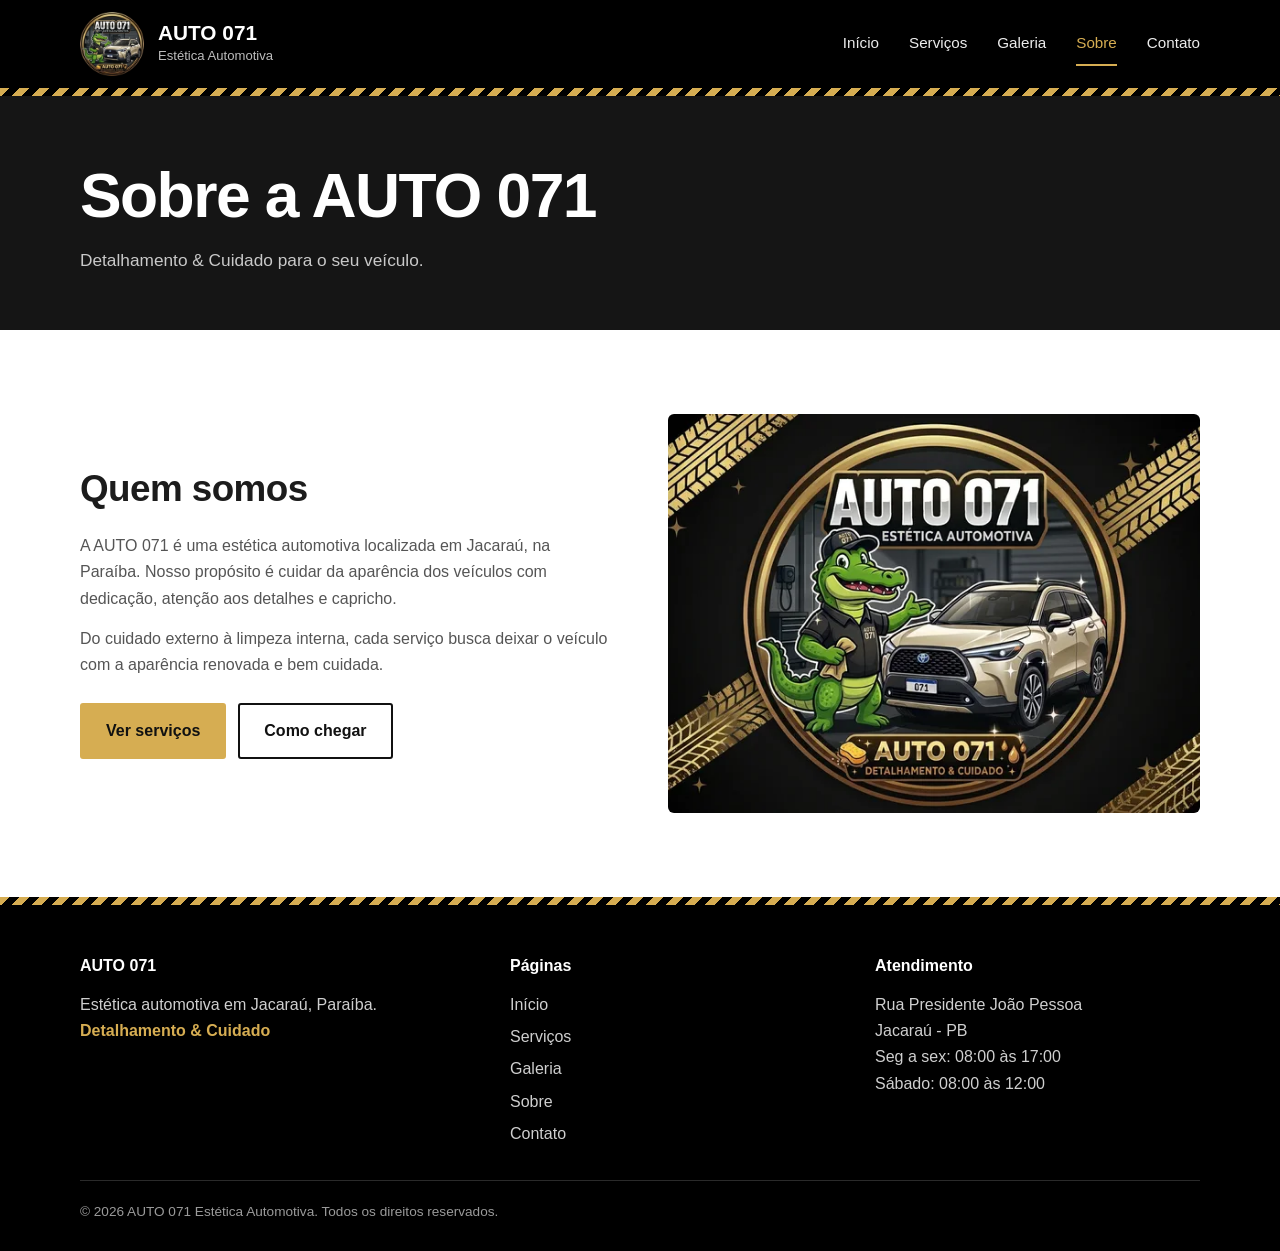
<file: sobre.html>
<!DOCTYPE html>
<html lang="pt-BR">
<head>
    <meta charset="UTF-8">
    <meta name="viewport" content="width=device-width, initial-scale=1">
    <title>Sobre | AUTO 071 Estética Automotiva</title>
    <meta name="description" content="Conheça a AUTO 071, estética automotiva em Jacaraú, Paraíba, com foco em dedicação, atenção aos detalhes e capricho.">
    <meta name="theme-color" content="#000000">

    <meta property="og:type" content="website">
    <meta property="og:locale" content="pt_BR">
    <meta property="og:site_name" content="AUTO 071 Estética Automotiva">
    <meta property="og:title" content="Sobre | AUTO 071 Estética Automotiva">
    <meta property="og:description" content="Conheça a AUTO 071, estética automotiva em Jacaraú, Paraíba, com foco em dedicação, atenção aos detalhes e capricho.">
    <meta property="og:image" content="https://SEU-DOMINIO.com.br/img/og-image.jpg">
    <meta name="twitter:card" content="summary_large_image">

    <link rel="stylesheet" href="../css/sobre.css">
</head>
<body>
    <a id="pular" href="#conteudo">Ir para o conteúdo</a>

    <header id="topo">
        <div id="cabecalho">
            <a id="marca" href="index.html" aria-label="AUTO 071 Estética Automotiva - página inicial">
                <img src="../img/logo-selo.webp" alt="" width="160" height="160">
                <span>
                    <span id="marca-nome">AUTO 071</span>
                    <span id="marca-sub">Estética Automotiva</span>
                </span>
            </a>

            <nav id="menu" aria-label="Navegação principal">
                <ul id="lista-menu">
                    <li><a href="index.html">Início</a></li>
                    <li><a href="servicos.html">Serviços</a></li>
                    <li><a href="galeria.html">Galeria</a></li>
                    <li><a href="sobre.html" aria-current="page">Sobre</a></li>
                    <li><a href="contato.html">Contato</a></li>
                </ul>
            </nav>
        </div>
    </header>
    <div id="faixa-1" aria-hidden="true"></div>

    <main id="conteudo">
        <section id="pagina-topo">
            <div id="container-1">
                <h1>Sobre a AUTO 071</h1>
                <p>Detalhamento &amp; Cuidado para o seu veículo.</p>
            </div>
        </section>

        <section id="secao">
            <div id="duas-colunas">
                <div id="texto">
                    <h2>Quem somos</h2>
                    <p>A AUTO 071 é uma estética automotiva localizada em Jacaraú, na Paraíba. Nosso propósito é cuidar da aparência dos veículos com dedicação, atenção aos detalhes e capricho.</p>
                    <p>Do cuidado externo à limpeza interna, cada serviço busca deixar o veículo com a aparência renovada e bem cuidada.</p>
                    <div id="botoes" style="margin-top:24px">
                        <a id="botao" href="servicos.html">Ver serviços</a>
                        <a id="botao-contorno-escuro" href="contato.html">Como chegar</a>
                    </div>
                </div>
                <img src="../img/logo-auto-071.webp" alt="Logo da AUTO 071: jacaré mascote ao lado de um SUV dentro de um medalhão preto e dourado" width="800" height="436" loading="lazy">
            </div>
        </section>
    </main>

    <div id="faixa-2" aria-hidden="true"></div>
    <footer id="rodape">
        <div id="container-2">
            <div id="rodape-grade">
                <div>
                    <p id="rodape-titulo-1">AUTO 071</p>
                    <p>Estética automotiva em Jacaraú, Paraíba.</p>
                    <p><strong>Detalhamento &amp; Cuidado</strong></p>
                </div>
                <div>
                    <p id="rodape-titulo-2">Páginas</p>
                    <ul>
                    <li><a href="index.html">Início</a></li>
                    <li><a href="servicos.html">Serviços</a></li>
                    <li><a href="galeria.html">Galeria</a></li>
                    <li><a href="sobre.html">Sobre</a></li>
                    <li><a href="contato.html">Contato</a></li>
                    </ul>
                </div>
                <div>
                    <p id="rodape-titulo-3">Atendimento</p>
                    <address>Rua Presidente João Pessoa<br>Jacaraú - PB</address>
                    <p>Seg a sex: 08:00 às 17:00<br>Sábado: 08:00 às 12:00</p>
                </div>
            </div>
            <p id="copyright">&copy; 2026 AUTO 071 Estética Automotiva. Todos os direitos reservados.</p>
        </div>
    </footer>
</body>
</html>
</file>
<file: css/index.css>
/* Variáveis (cores e medidas em um só lugar) */
:root {
--preto: #000;
--grafite: #151515;
--dourado: #d6ad52;
--dourado-claro: #f0d38e;
--dourado-escuro: #7a5a14;
--fundo-claro: #f3f3f3;
--texto: #1c1c1c;
--texto-suave: #555;
--linha: #e1e1e1;
--raio: 6px;
--largura: 1120px;
 }

/* Base */
* {
box-sizing: border-box;
margin: 0;
padding: 0;
 }
html {
scroll-behavior: smooth;
-webkit-text-size-adjust: 100%;
 }
body {
font-family: "Segoe UI", Roboto, "Helvetica Neue", Arial, sans-serif;
color: var(--texto);
line-height: 1.65;
background: #fff;
 }
img {
display: block;
max-width: 100%;
height: auto;
 }
a {
color: inherit;
 }
h1, h2, h3 {
line-height: 1.15;
 }
h1 {
font-size: clamp(2.3rem, 5.6vw, 3.9rem);
font-weight: 800;
letter-spacing: -.025em;
 }
h2 {
font-size: clamp(1.6rem, 3.2vw, 2.3rem);
font-weight: 800;
letter-spacing: -.015em;
margin-bottom: .6em;
 }
h3 {
font-size: 1.15rem;
font-weight: 700;
margin-bottom: .4em;
 }
p {
max-width: 65ch;
 }
:is(#cabecalho, #container-1, #container-2, #duas-colunas-1, #duas-colunas-2, #container-3) {
width: min(var(--largura), 90%);
margin-inline: auto;
 }
:focus-visible {
outline: 3px solid var(--dourado-escuro);
outline-offset: 3px;
 }
#topo :focus-visible,
#hero :focus-visible,
#secao-escura :focus-visible,
#rodape :focus-visible {
outline-color: var(--dourado-claro);
 }
#pular {
position: absolute;
left: 12px;
top: -60px;
z-index: 100;
padding: 10px 16px;
border-radius: 4px;
background: var(--dourado);
color: #000;
font-weight: 700;
text-decoration: none;
 }
#pular:focus {
top: 12px;
 }

/* Cabeçalho e menu */
#topo {
position: relative;
background: var(--preto);
 }
#cabecalho {
display: flex;
align-items: center;
justify-content: space-between;
gap: 24px;
min-height: 88px;
 }
#marca {
display: flex;
align-items: center;
gap: 14px;
color: #fff;
text-decoration: none;
 }
#marca img {
width: 64px;
height: 64px;
 }
#marca-nome {
display: block;
font-size: 1.3rem;
font-weight: 800;
line-height: 1.1;
 }
#marca-sub {
display: block;
font-size: .82rem;
color: #bdbdbd;
 }
#lista-menu {
display: flex;
gap: 4px 30px;
list-style: none;
 }
#lista-menu a {
display: block;
padding: 8px 0;
border-bottom: 2px solid transparent;
color: #ececec;
font-size: .95rem;
text-decoration: none;
transition: color .2s ease, border-color .2s ease;
 }
#lista-menu a:hover {
color: var(--dourado);
 }
#lista-menu a[aria-current="page"] {
color: var(--dourado);
border-bottom-color: var(--dourado);
 }
:is(#faixa-1, #faixa-2) {
height: 8px;
background: repeating-linear-gradient(135deg, var(--dourado) 0 7px, var(--preto) 7px 14px);
 }

/* Botões */
:is(#botoes-1, #botoes-2) {
display: flex;
flex-wrap: wrap;
gap: 12px;
 }
:is(#botao-1, #botao-contorno-1, #botao-2, #botao-contorno-2) {
display: inline-block;
padding: 13px 24px;
border: 2px solid var(--dourado);
border-radius: 3px;
background: var(--dourado);
color: #111;
font-weight: 700;
text-decoration: none;
transition: background .2s ease, color .2s ease, border-color .2s ease;
 }
:is(#botao-1, #botao-contorno-1, #botao-2, #botao-contorno-2):hover {
background: var(--dourado-claro);
border-color: var(--dourado-claro);
 }
:is(#botao-contorno-1, #botao-contorno-2) {
background: transparent;
color: #fff;
border-color: rgba(255, 255, 255, .7);
 }
:is(#botao-contorno-1, #botao-contorno-2):hover {
background: #fff;
color: #111;
border-color: #fff;
 }

/* Início: destaque */
#hero {
display: flex;
align-items: center;
min-height: 580px;
color: #fff;
background: linear-gradient(90deg, rgba(0, 0, 0, .94) 0%, rgba(0, 0, 0, .72) 50%, rgba(0, 0, 0, .3) 100%), url("../img/hero-polimento.webp") center 40% / cover no-repeat, #000;
 }
#hero :is(#cabecalho, #container-1, #container-2, #duas-colunas-1, #duas-colunas-2, #container-3) {
padding: 80px 0;
 }
#hero h1 {
max-width: 16ch;
 }
#hero p {
margin: 20px 0 32px;
max-width: 52ch;
color: #e6e6e6;
font-size: 1.1rem;
 }

/* Seções */
:is(#secao, #secao-cinza, #secao-escura) {
padding: 84px 0;
 }
#secao-cinza {
background: var(--fundo-claro);
 }
#secao-escura {
background: var(--grafite);
color: #fff;
 }
#secao-escura p {
color: #cfcfcf;
 }
#titulo-secao {
margin-bottom: 40px;
 }
#titulo-secao p {
color: var(--texto-suave);
 }
:is(#duas-colunas-1, #duas-colunas-2) {
display: grid;
grid-template-columns: 1fr 1fr;
gap: 56px;
align-items: center;
 }
:is(#duas-colunas-1, #duas-colunas-2) img {
width: 100%;
aspect-ratio: 4 / 3;
object-fit: cover;
border-radius: var(--raio);
 }
#texto p {
color: var(--texto-suave);
 }
#texto p + p {
margin-top: 14px;
 }
#link-texto {
display: inline-block;
margin-top: 20px;
font-weight: 700;
color: var(--dourado-escuro);
 }
#secao-escura #link-texto {
color: var(--dourado);
 }

/* Cards de serviço (início) */
#grade {
display: grid;
grid-template-columns: repeat(3, 1fr);
gap: 28px;
 }
:is(#card-1, #card-2, #card-3, #card-4, #card-5, #card-6) {
display: block;
overflow: hidden;
border: 1px solid var(--linha);
border-radius: var(--raio);
background: #fff;
color: inherit;
text-decoration: none;
transition: border-color .2s ease;
 }
:is(#card-1, #card-2, #card-3, #card-4, #card-5, #card-6):hover {
border-color: var(--dourado);
 }
:is(#card-1, #card-2, #card-3, #card-4, #card-5, #card-6) img {
width: 100%;
aspect-ratio: 4 / 3;
object-fit: cover;
 }
:is(#card-corpo-1, #card-corpo-2, #card-corpo-3, #card-corpo-4, #card-corpo-5, #card-corpo-6) {
padding: 20px 22px 24px;
 }
:is(#card-corpo-1, #card-corpo-2, #card-corpo-3, #card-corpo-4, #card-corpo-5, #card-corpo-6) p {
color: var(--texto-suave);
font-size: .95rem;
 }
:is(#card-link-1, #card-link-2, #card-link-3, #card-link-4, #card-link-5, #card-link-6) {
display: inline-block;
margin-top: 12px;
font-weight: 700;
color: var(--dourado-escuro);
 }
:is(#card-1, #card-2, #card-3, #card-4, #card-5, #card-6):hover :is(#card-link-1, #card-link-2, #card-link-3, #card-link-4, #card-link-5, #card-link-6) {
text-decoration: underline;
 }

/* Horários (lista de definição) */
#horarios {
border-top: 1px solid var(--linha);
 }
#horarios div {
display: flex;
flex-wrap: wrap;
justify-content: space-between;
gap: 2px 20px;
padding: 16px 2px;
border-bottom: 1px solid var(--linha);
 }
#horarios dd {
font-weight: 700;
white-space: nowrap;
 }
#secao-escura #horarios,
#secao-escura #horarios div {
border-color: #3a3a3a;
 }
#secao-escura #horarios dd {
color: var(--dourado-claro);
 }

/* Endereço (usado no rodapé) */
address {
font-style: normal;
 }

/* Rodapé */
#rodape {
padding: 48px 0 28px;
background: var(--preto);
color: #cfcfcf;
 }
#rodape-grade {
display: grid;
grid-template-columns: 1.2fr 1fr 1fr;
gap: 40px;
 }
:is(#rodape-titulo-1, #rodape-titulo-2, #rodape-titulo-3) {
margin-bottom: 12px;
color: #fff;
font-weight: 700;
 }
#rodape ul {
list-style: none;
 }
#rodape li + li {
margin-top: 6px;
 }
#rodape a {
text-decoration: none;
 }
#rodape a:hover {
color: var(--dourado);
 }
#rodape strong {
color: var(--dourado);
 }
#copyright {
margin-top: 32px;
padding-top: 20px;
border-top: 1px solid #2a2a2a;
color: #9a9a9a;
font-size: .85rem;
max-width: none;
 }

/* Responsivo */
@media (max-width: 960px) {
#grade {
grid-template-columns: repeat(2, 1fr);
 }
#rodape-grade {
grid-template-columns: 1fr 1fr;
 }
 }
@media (max-width: 860px) {
/* No celular o menu quebra em linhas */
#cabecalho {
flex-wrap: wrap;
padding: 12px 0;
 }
#menu {
flex-basis: 100%;
 }
#lista-menu {
flex-wrap: wrap;
gap: 4px 20px;
 }
#hero {
min-height: 500px;
background: linear-gradient(rgba(0, 0, 0, .82), rgba(0, 0, 0, .82)), url("../img/hero-polimento.webp") center / cover no-repeat, #000;
 }
#hero :is(#cabecalho, #container-1, #container-2, #duas-colunas-1, #duas-colunas-2, #container-3) {
padding: 60px 0;
 }
:is(#secao, #secao-cinza, #secao-escura) {
padding: 64px 0;
 }
:is(#duas-colunas-1, #duas-colunas-2) {
grid-template-columns: 1fr;
gap: 28px;
 }
 }
@media (max-width: 560px) {
#grade, #rodape-grade {
grid-template-columns: 1fr;
 }
#marca-sub {
display: none;
 }
:is(#botoes-1, #botoes-2) :is(#botao-1, #botao-contorno-1, #botao-2, #botao-contorno-2) {
flex: 1 1 auto;
text-align: center;
 }
 }

/* Respeita quem pede menos movimento */
@media (prefers-reduced-motion: reduce) {
html {
scroll-behavior: auto;
 }
*, *::before, *::after {
transition: none !important;
 }
 }
</file>
<file: css/contato.css>
/* Variáveis (cores e medidas em um só lugar) */
:root {
--preto: #000;
--grafite: #151515;
--dourado: #d6ad52;
--dourado-claro: #f0d38e;
--dourado-escuro: #7a5a14;
--fundo-claro: #f3f3f3;
--texto: #1c1c1c;
--texto-suave: #555;
--linha: #e1e1e1;
--raio: 6px;
--largura: 1120px;
 }

/* Base */
* {
box-sizing: border-box;
margin: 0;
padding: 0;
 }
html {
scroll-behavior: smooth;
-webkit-text-size-adjust: 100%;
 }
body {
font-family: "Segoe UI", Roboto, "Helvetica Neue", Arial, sans-serif;
color: var(--texto);
line-height: 1.65;
background: #fff;
 }
img {
display: block;
max-width: 100%;
height: auto;
 }
a {
color: inherit;
 }
h1, h2, h3 {
line-height: 1.15;
 }
h1 {
font-size: clamp(2.3rem, 5.6vw, 3.9rem);
font-weight: 800;
letter-spacing: -.025em;
 }
h2 {
font-size: clamp(1.6rem, 3.2vw, 2.3rem);
font-weight: 800;
letter-spacing: -.015em;
margin-bottom: .6em;
 }
h3 {
font-size: 1.15rem;
font-weight: 700;
margin-bottom: .4em;
 }
p {
max-width: 65ch;
 }
:is(#cabecalho, #container-1, #contato-grade, #container-2) {
width: min(var(--largura), 90%);
margin-inline: auto;
 }
:focus-visible {
outline: 3px solid var(--dourado-escuro);
outline-offset: 3px;
 }
#topo :focus-visible,
#pagina-topo :focus-visible,
#rodape :focus-visible {
outline-color: var(--dourado-claro);
 }
#pular {
position: absolute;
left: 12px;
top: -60px;
z-index: 100;
padding: 10px 16px;
border-radius: 4px;
background: var(--dourado);
color: #000;
font-weight: 700;
text-decoration: none;
 }
#pular:focus {
top: 12px;
 }

/* Cabeçalho e menu */
#topo {
position: relative;
background: var(--preto);
 }
#cabecalho {
display: flex;
align-items: center;
justify-content: space-between;
gap: 24px;
min-height: 88px;
 }
#marca {
display: flex;
align-items: center;
gap: 14px;
color: #fff;
text-decoration: none;
 }
#marca img {
width: 64px;
height: 64px;
 }
#marca-nome {
display: block;
font-size: 1.3rem;
font-weight: 800;
line-height: 1.1;
 }
#marca-sub {
display: block;
font-size: .82rem;
color: #bdbdbd;
 }
#lista-menu {
display: flex;
gap: 4px 30px;
list-style: none;
 }
#lista-menu a {
display: block;
padding: 8px 0;
border-bottom: 2px solid transparent;
color: #ececec;
font-size: .95rem;
text-decoration: none;
transition: color .2s ease, border-color .2s ease;
 }
#lista-menu a:hover {
color: var(--dourado);
 }
#lista-menu a[aria-current="page"] {
color: var(--dourado);
border-bottom-color: var(--dourado);
 }
:is(#faixa-1, #faixa-2) {
height: 8px;
background: repeating-linear-gradient(135deg, var(--dourado) 0 7px, var(--preto) 7px 14px);
 }

/* Botões */
#botoes {
display: flex;
flex-wrap: wrap;
gap: 12px;
 }
#botao {
display: inline-block;
padding: 13px 24px;
border: 2px solid var(--dourado);
border-radius: 3px;
background: var(--dourado);
color: #111;
font-weight: 700;
text-decoration: none;
transition: background .2s ease, color .2s ease, border-color .2s ease;
 }
#botao:hover {
background: var(--dourado-claro);
border-color: var(--dourado-claro);
 }

/* Início: destaque */
#pagina-topo {
padding: 64px 0 56px;
background: var(--grafite);
color: #fff;
 }
#pagina-topo p {
margin-top: 14px;
color: #c9c9c9;
font-size: 1.08rem;
 }

/* Seções */
#secao {
padding: 84px 0;
 }

/* Horários (lista de definição) */
#horarios {
border-top: 1px solid var(--linha);
 }
#horarios div {
display: flex;
flex-wrap: wrap;
justify-content: space-between;
gap: 2px 20px;
padding: 16px 2px;
border-bottom: 1px solid var(--linha);
 }
#horarios dd {
font-weight: 700;
white-space: nowrap;
 }

/* Contato */
#contato-grade {
display: grid;
grid-template-columns: 5fr 7fr;
gap: 48px;
align-items: start;
 }
:is(#bloco-1, #bloco-2) + :is(#bloco-1, #bloco-2) {
margin-top: 32px;
 }
:is(#bloco-1, #bloco-2) p {
color: var(--texto-suave);
 }
address {
font-style: normal;
 }
#mapa iframe {
display: block;
width: 100%;
height: 420px;
border: 0;
border-radius: var(--raio);
background: var(--linha);
 }

/* Rodapé */
#rodape {
padding: 48px 0 28px;
background: var(--preto);
color: #cfcfcf;
 }
#rodape-grade {
display: grid;
grid-template-columns: 1.2fr 1fr 1fr;
gap: 40px;
 }
:is(#rodape-titulo-1, #rodape-titulo-2, #rodape-titulo-3) {
margin-bottom: 12px;
color: #fff;
font-weight: 700;
 }
#rodape ul {
list-style: none;
 }
#rodape li + li {
margin-top: 6px;
 }
#rodape a {
text-decoration: none;
 }
#rodape a:hover {
color: var(--dourado);
 }
#rodape strong {
color: var(--dourado);
 }
#copyright {
margin-top: 32px;
padding-top: 20px;
border-top: 1px solid #2a2a2a;
color: #9a9a9a;
font-size: .85rem;
max-width: none;
 }

/* Responsivo */
@media (max-width: 960px) {
#rodape-grade {
grid-template-columns: 1fr 1fr;
 }
 }
@media (max-width: 860px) {
/* No celular o menu quebra em linhas */
#cabecalho {
flex-wrap: wrap;
padding: 12px 0;
 }
#menu {
flex-basis: 100%;
 }
#lista-menu {
flex-wrap: wrap;
gap: 4px 20px;
 }
#secao {
padding: 64px 0;
 }
#contato-grade {
grid-template-columns: 1fr;
gap: 28px;
 }
#mapa iframe {
height: 340px;
 }
 }
@media (max-width: 560px) {
#rodape-grade {
grid-template-columns: 1fr;
 }
#marca-sub {
display: none;
 }
#botoes #botao {
flex: 1 1 auto;
text-align: center;
 }
 }

/* Respeita quem pede menos movimento */
@media (prefers-reduced-motion: reduce) {
html {
scroll-behavior: auto;
 }
*, *::before, *::after {
transition: none !important;
 }
 }
</file>
<file: css/galeria.css>
/* Variáveis (cores e medidas em um só lugar) */
:root {
--preto: #000;
--grafite: #151515;
--dourado: #d6ad52;
/* destaque sobre fundo escuro */
--dourado-claro: #f0d38e;
--dourado-escuro: #7a5a14;
/* texto dourado sobre fundo claro (contraste 6:1) */
--fundo-claro: #f3f3f3;
--texto: #1c1c1c;
--texto-suave: #555;
--linha: #e1e1e1;
--raio: 6px;
--largura: 1120px;
 }

/* Base */
* {
box-sizing: border-box;
margin: 0;
padding: 0;
 }
html {
scroll-behavior: smooth;
-webkit-text-size-adjust: 100%;
 }
body {
font-family: "Segoe UI", Roboto, "Helvetica Neue", Arial, sans-serif;
color: var(--texto);
line-height: 1.65;
background: #fff;
 }
img {
display: block;
max-width: 100%;
height: auto;
 }
a {
color: inherit;
 }
h1, h2, h3 {
line-height: 1.15;
 }
h1 {
font-size: clamp(2.3rem, 5.6vw, 3.9rem);
font-weight: 800;
letter-spacing: -.025em;
 }
h2 {
font-size: clamp(1.6rem, 3.2vw, 2.3rem);
font-weight: 800;
letter-spacing: -.015em;
margin-bottom: .6em;
 }
h3 {
font-size: 1.15rem;
font-weight: 700;
margin-bottom: .4em;
 }
p {
max-width: 65ch;
 }
:is(#cabecalho, #container-1, #container-2, #container-3) {
width: min(var(--largura), 90%);
margin-inline: auto;
 }
:focus-visible {
outline: 3px solid var(--dourado-escuro);
outline-offset: 3px;
 }
#topo :focus-visible,
#pagina-topo :focus-visible,
#rodape :focus-visible {
outline-color: var(--dourado-claro);
 }
#pular {
position: absolute;
left: 12px;
top: -60px;
z-index: 100;
padding: 10px 16px;
border-radius: 4px;
background: var(--dourado);
color: #000;
font-weight: 700;
text-decoration: none;
 }
#pular:focus {
top: 12px;
 }

/* Cabeçalho e menu */
#topo {
position: relative;
background: var(--preto);
 }
#cabecalho {
display: flex;
align-items: center;
justify-content: space-between;
gap: 24px;
min-height: 88px;
 }
#marca {
display: flex;
align-items: center;
gap: 14px;
color: #fff;
text-decoration: none;
 }
#marca img {
width: 64px;
height: 64px;
 }
#marca-nome {
display: block;
font-size: 1.3rem;
font-weight: 800;
line-height: 1.1;
 }
#marca-sub {
display: block;
font-size: .82rem;
color: #bdbdbd;
 }
#lista-menu {
display: flex;
gap: 4px 30px;
list-style: none;
 }
#lista-menu a {
display: block;
padding: 8px 0;
border-bottom: 2px solid transparent;
color: #ececec;
font-size: .95rem;
text-decoration: none;
transition: color .2s ease, border-color .2s ease;
 }
#lista-menu a:hover {
color: var(--dourado);
 }
#lista-menu a[aria-current="page"] {
color: var(--dourado);
border-bottom-color: var(--dourado);
 }
:is(#faixa-1, #faixa-2) {
height: 8px;
background: repeating-linear-gradient(135deg, var(--dourado) 0 7px, var(--preto) 7px 14px);
 }

/* Início: destaque */
#pagina-topo {
padding: 64px 0 56px;
background: var(--grafite);
color: #fff;
 }
#pagina-topo p {
margin-top: 14px;
color: #c9c9c9;
font-size: 1.08rem;
 }

/* Seções */
#secao {
padding: 84px 0;
 }

/* Galeria */
#aviso {
max-width: 70ch;
margin-bottom: 32px;
padding: 14px 18px;
border-left: 4px solid var(--dourado);
background: var(--fundo-claro);
color: #333;
 }
#galeria {
display: grid;
grid-template-columns: repeat(3, 1fr);
gap: 20px;
 }
#galeria figure {
overflow: hidden;
border-radius: var(--raio);
background: var(--fundo-claro);
 }
#galeria img {
width: 100%;
aspect-ratio: 1 / 1;
object-fit: cover;
 }
#galeria figcaption {
padding: 12px 14px;
font-weight: 700;
 }
#galeria a {
text-decoration: none;
 }
#galeria a:hover figcaption {
color: var(--dourado-escuro);
text-decoration: underline;
 }

/* Endereço (usado no rodapé) */
address {
font-style: normal;
 }

/* Rodapé */
#rodape {
padding: 48px 0 28px;
background: var(--preto);
color: #cfcfcf;
 }
#rodape-grade {
display: grid;
grid-template-columns: 1.2fr 1fr 1fr;
gap: 40px;
 }
:is(#rodape-titulo-1, #rodape-titulo-2, #rodape-titulo-3) {
margin-bottom: 12px;
color: #fff;
font-weight: 700;
 }
#rodape ul {
list-style: none;
 }
#rodape li + li {
margin-top: 6px;
 }
#rodape a {
text-decoration: none;
 }
#rodape a:hover {
color: var(--dourado);
 }
#rodape strong {
color: var(--dourado);
 }
#copyright {
margin-top: 32px;
padding-top: 20px;
border-top: 1px solid #2a2a2a;
color: #9a9a9a;
font-size: .85rem;
max-width: none;
 }

/* Responsivo */
@media (max-width: 960px) {
#rodape-grade {
grid-template-columns: 1fr 1fr;
 }
 }
@media (max-width: 860px) {
/* No celular o menu quebra em linhas */
#cabecalho {
flex-wrap: wrap;
padding: 12px 0;
 }
#menu {
flex-basis: 100%;
 }
#lista-menu {
flex-wrap: wrap;
gap: 4px 20px;
 }
#secao {
padding: 64px 0;
 }
#galeria {
grid-template-columns: repeat(2, 1fr);
 }
 }
@media (max-width: 560px) {
#galeria, #rodape-grade {
grid-template-columns: 1fr;
 }
#marca-sub {
display: none;
 }
 }

/* Respeita quem pede menos movimento */
@media (prefers-reduced-motion: reduce) {
html {
scroll-behavior: auto;
 }
*, *::before, *::after {
transition: none !important;
 }
 }
</file>
<file: css/servicos.css>
/* Variáveis (cores e medidas em um só lugar) */
:root {
--preto: #000;
--grafite: #151515;
--dourado: #d6ad52;
--dourado-claro: #f0d38e;
--dourado-escuro: #7a5a14;
--fundo-claro: #f3f3f3;
--texto: #1c1c1c;
--texto-suave: #555;
--linha: #e1e1e1;
--raio: 6px;
--largura: 1120px;
 }

/* Base */
* {
box-sizing: border-box;
margin: 0;
padding: 0;
 }
html {
scroll-behavior: smooth;
-webkit-text-size-adjust: 100%;
 }
body {
font-family: "Segoe UI", Roboto, "Helvetica Neue", Arial, sans-serif;
color: var(--texto);
line-height: 1.65;
background: #fff;
 }
img {
display: block;
max-width: 100%;
height: auto;
 }
a {
color: inherit;
 }
h1, h2, h3 {
line-height: 1.15;
 }
h1 {
font-size: clamp(2.3rem, 5.6vw, 3.9rem);
font-weight: 800;
letter-spacing: -.025em;
 }
h2 {
font-size: clamp(1.6rem, 3.2vw, 2.3rem);
font-weight: 800;
letter-spacing: -.015em;
margin-bottom: .6em;
 }
h3 {
font-size: 1.15rem;
font-weight: 700;
margin-bottom: .4em;
 }
p {
max-width: 65ch;
 }
:is(#cabecalho, #container-1, #container-2, #container-3, #container-4) {
width: min(var(--largura), 90%);
margin-inline: auto;
 }
:focus-visible {
outline: 3px solid var(--dourado-escuro);
outline-offset: 3px;
 }
#topo :focus-visible,
#pagina-topo :focus-visible,
#rodape :focus-visible {
outline-color: var(--dourado-claro);
 }
#pular {
position: absolute;
left: 12px;
top: -60px;
z-index: 100;
padding: 10px 16px;
border-radius: 4px;
background: var(--dourado);
color: #000;
font-weight: 700;
text-decoration: none;
 }
#pular:focus {
top: 12px;
 }

/* Cabeçalho e menu */
#topo {
position: relative;
background: var(--preto);
 }
#cabecalho {
display: flex;
align-items: center;
justify-content: space-between;
gap: 24px;
min-height: 88px;
 }
#marca {
display: flex;
align-items: center;
gap: 14px;
color: #fff;
text-decoration: none;
 }
#marca img {
width: 64px;
height: 64px;
 }
#marca-nome {
display: block;
font-size: 1.3rem;
font-weight: 800;
line-height: 1.1;
 }
#marca-sub {
display: block;
font-size: .82rem;
color: #bdbdbd;
 }
#lista-menu {
display: flex;
gap: 4px 30px;
list-style: none;
 }
#lista-menu a {
display: block;
padding: 8px 0;
border-bottom: 2px solid transparent;
color: #ececec;
font-size: .95rem;
text-decoration: none;
transition: color .2s ease, border-color .2s ease;
 }
#lista-menu a:hover {
color: var(--dourado);
 }
#lista-menu a[aria-current="page"] {
color: var(--dourado);
border-bottom-color: var(--dourado);
 }
:is(#faixa-1, #faixa-2) {
height: 8px;
background: repeating-linear-gradient(135deg, var(--dourado) 0 7px, var(--preto) 7px 14px);
 }

/* Início: destaque */
#pagina-topo {
padding: 64px 0 56px;
background: var(--grafite);
color: #fff;
 }
#pagina-topo p {
margin-top: 14px;
color: #c9c9c9;
font-size: 1.08rem;
 }

/* Seções */
:is(#secao, #secao-cinza) {
padding: 84px 0;
 }
#secao-cinza {
background: var(--fundo-claro);
 }

/* Página de serviços */
:is(#lavagem-detalhada, #higienizacao-interna, #polimento, #vitrificacao, #enceramento, #restauracao-farois) {
display: grid;
grid-template-columns: minmax(0, 5fr) minmax(0, 6fr);
gap: 48px;
align-items: center;
padding: 56px 0;
border-top: 1px solid var(--linha);
 }
:is(#lavagem-detalhada, #higienizacao-interna, #polimento, #vitrificacao, #enceramento, #restauracao-farois):first-child {
border-top: 0;
padding-top: 0;
 }
:is(#lavagem-detalhada, #higienizacao-interna, #polimento, #vitrificacao, #enceramento, #restauracao-farois):nth-child(even) :is(#servico-foto-1, #servico-foto-2, #servico-foto-3, #servico-foto-4, #servico-foto-5, #servico-foto-6) {
order: 2;
 }
:is(#servico-foto-1, #servico-foto-2, #servico-foto-3, #servico-foto-4, #servico-foto-5, #servico-foto-6) img {
width: 100%;
aspect-ratio: 1 / 1;
object-fit: cover;
border-radius: var(--raio);
 }
:is(#lavagem-detalhada, #higienizacao-interna, #polimento, #vitrificacao, #enceramento, #restauracao-farois) p {
color: var(--texto-suave);
 }
:is(#lavagem-detalhada, #higienizacao-interna, #polimento, #vitrificacao, #enceramento, #restauracao-farois) p + p {
margin-top: 12px;
 }
:is(#lavagem-detalhada, #higienizacao-interna, #polimento, #vitrificacao, #enceramento, #restauracao-farois) :is(#indicado-1, #indicado-2, #indicado-3, #indicado-4, #indicado-5, #indicado-6) {
padding-left: 14px;
border-left: 3px solid var(--dourado);
color: var(--texto);
 }
#faq details {
border-bottom: 1px solid var(--linha);
 }
#faq details:first-of-type {
border-top: 1px solid var(--linha);
 }
#faq summary {
position: relative;
padding: 20px 40px 20px 0;
font-weight: 700;
cursor: pointer;
list-style: none;
 }
#faq summary::-webkit-details-marker {
display: none;
 }
#faq summary::after {
content: "+";
position: absolute;
right: 6px;
top: 50%;
transform: translateY(-50%);
font-size: 1.5rem;
color: var(--dourado-escuro);
 }
#faq details[open] summary::after {
content: "\2013";
 }
#faq details p {
padding-bottom: 22px;
color: var(--texto-suave);
 }
#observacao {
margin-top: 28px;
color: var(--texto-suave);
font-size: .88rem;
 }

/* Endereço (usado no rodapé) */
address {
font-style: normal;
 }

/* Rodapé */
#rodape {
padding: 48px 0 28px;
background: var(--preto);
color: #cfcfcf;
 }
#rodape-grade {
display: grid;
grid-template-columns: 1.2fr 1fr 1fr;
gap: 40px;
 }
:is(#rodape-titulo-1, #rodape-titulo-2, #rodape-titulo-3) {
margin-bottom: 12px;
color: #fff;
font-weight: 700;
 }
#rodape ul {
list-style: none;
 }
#rodape li + li {
margin-top: 6px;
 }
#rodape a {
text-decoration: none;
 }
#rodape a:hover {
color: var(--dourado);
 }
#rodape strong {
color: var(--dourado);
 }
#copyright {
margin-top: 32px;
padding-top: 20px;
border-top: 1px solid #2a2a2a;
color: #9a9a9a;
font-size: .85rem;
max-width: none;
 }

/* Responsivo */
@media (max-width: 960px) {
#rodape-grade {
grid-template-columns: 1fr 1fr;
 }
 }
@media (max-width: 860px) {
/* No celular o menu quebra em linhas */
#cabecalho {
flex-wrap: wrap;
padding: 12px 0;
 }
#menu {
flex-basis: 100%;
 }
#lista-menu {
flex-wrap: wrap;
gap: 4px 20px;
 }
:is(#secao, #secao-cinza) {
padding: 64px 0;
 }
:is(#lavagem-detalhada, #higienizacao-interna, #polimento, #vitrificacao, #enceramento, #restauracao-farois) {
grid-template-columns: 1fr;
gap: 28px;
 }
:is(#lavagem-detalhada, #higienizacao-interna, #polimento, #vitrificacao, #enceramento, #restauracao-farois):nth-child(even) :is(#servico-foto-1, #servico-foto-2, #servico-foto-3, #servico-foto-4, #servico-foto-5, #servico-foto-6) {
order: 0;
 }
:is(#servico-foto-1, #servico-foto-2, #servico-foto-3, #servico-foto-4, #servico-foto-5, #servico-foto-6) img {
aspect-ratio: 4 / 3;
 }
 }
@media (max-width: 560px) {
#rodape-grade {
grid-template-columns: 1fr;
 }
#marca-sub {
display: none;
 }
 }

/* 10. Respeita quem pede menos movimento */
@media (prefers-reduced-motion: reduce) {
html {
scroll-behavior: auto;
 }
*, *::before, *::after {
transition: none !important;
 }
 }
</file>
<file: css/sobre.css>
/* Variáveis (cores e medidas em um só lugar) */
:root {
--preto: #000;
--grafite: #151515;
--dourado: #d6ad52;
--dourado-claro: #f0d38e;
--dourado-escuro: #7a5a14;
--fundo-claro: #f3f3f3;
--texto: #1c1c1c;
--texto-suave: #555;
--linha: #e1e1e1;
--raio: 6px;
--largura: 1120px;
 }

/* Base */
* {
box-sizing: border-box;
margin: 0;
padding: 0;
 }
html {
scroll-behavior: smooth;
-webkit-text-size-adjust: 100%;
 }
body {
font-family: "Segoe UI", Roboto, "Helvetica Neue", Arial, sans-serif;
color: var(--texto);
line-height: 1.65;
background: #fff;
 }
img {
display: block;
max-width: 100%;
height: auto;
 }
a {
color: inherit;
 }
h1, h2, h3 {
line-height: 1.15;
 }
h1 {
font-size: clamp(2.3rem, 5.6vw, 3.9rem);
font-weight: 800;
letter-spacing: -.025em;
 }
h2 {
font-size: clamp(1.6rem, 3.2vw, 2.3rem);
font-weight: 800;
letter-spacing: -.015em;
margin-bottom: .6em;
 }
h3 {
font-size: 1.15rem;
font-weight: 700;
margin-bottom: .4em;
 }
p {
max-width: 65ch;
 }
:is(#cabecalho, #container-1, #duas-colunas, #container-2) {
width: min(var(--largura), 90%);
margin-inline: auto;
 }
:focus-visible {
outline: 3px solid var(--dourado-escuro);
outline-offset: 3px;
 }
#topo :focus-visible,
#pagina-topo :focus-visible,
#rodape :focus-visible {
outline-color: var(--dourado-claro);
 }
#pular {
position: absolute;
left: 12px;
top: -60px;
z-index: 100;
padding: 10px 16px;
border-radius: 4px;
background: var(--dourado);
color: #000;
font-weight: 700;
text-decoration: none;
 }
#pular:focus {
top: 12px;
 }

/* Cabeçalho e menu */
#topo {
position: relative;
background: var(--preto);
 }
#cabecalho {
display: flex;
align-items: center;
justify-content: space-between;
gap: 24px;
min-height: 88px;
 }
#marca {
display: flex;
align-items: center;
gap: 14px;
color: #fff;
text-decoration: none;
 }
#marca img {
width: 64px;
height: 64px;
 }
#marca-nome {
display: block;
font-size: 1.3rem;
font-weight: 800;
line-height: 1.1;
 }
#marca-sub {
display: block;
font-size: .82rem;
color: #bdbdbd;
 }
#lista-menu {
display: flex;
gap: 4px 30px;
list-style: none;
 }
#lista-menu a {
display: block;
padding: 8px 0;
border-bottom: 2px solid transparent;
color: #ececec;
font-size: .95rem;
text-decoration: none;
transition: color .2s ease, border-color .2s ease;
 }
#lista-menu a:hover {
color: var(--dourado);
 }
#lista-menu a[aria-current="page"] {
color: var(--dourado);
border-bottom-color: var(--dourado);
 }
:is(#faixa-1, #faixa-2) {
height: 8px;
background: repeating-linear-gradient(135deg, var(--dourado) 0 7px, var(--preto) 7px 14px);
 }

/* Botões */
#botoes {
display: flex;
flex-wrap: wrap;
gap: 12px;
 }
:is(#botao, #botao-contorno-escuro) {
display: inline-block;
padding: 13px 24px;
border: 2px solid var(--dourado);
border-radius: 3px;
background: var(--dourado);
color: #111;
font-weight: 700;
text-decoration: none;
transition: background .2s ease, color .2s ease, border-color .2s ease;
 }
:is(#botao, #botao-contorno-escuro):hover {
background: var(--dourado-claro);
border-color: var(--dourado-claro);
 }
#botao-contorno-escuro {
background: transparent;
color: #111;
border-color: #111;
 }
#botao-contorno-escuro:hover {
background: #111;
color: #fff;
border-color: #111;
 }

/* Início: destaque */
#pagina-topo {
padding: 64px 0 56px;
background: var(--grafite);
color: #fff;
 }
#pagina-topo p {
margin-top: 14px;
color: #c9c9c9;
font-size: 1.08rem;
 }

/* Seções */
#secao {
padding: 84px 0;
 }
#duas-colunas {
display: grid;
grid-template-columns: 1fr 1fr;
gap: 56px;
align-items: center;
 }
#duas-colunas img {
width: 100%;
aspect-ratio: 4 / 3;
object-fit: cover;
border-radius: var(--raio);
 }
#texto p {
color: var(--texto-suave);
 }
#texto p + p {
margin-top: 14px;
 }

/* Endereço (usado no rodapé) */
address {
font-style: normal;
 }

/* Rodapé */
#rodape {
padding: 48px 0 28px;
background: var(--preto);
color: #cfcfcf;
 }
#rodape-grade {
display: grid;
grid-template-columns: 1.2fr 1fr 1fr;
gap: 40px;
 }
:is(#rodape-titulo-1, #rodape-titulo-2, #rodape-titulo-3) {
margin-bottom: 12px;
color: #fff;
font-weight: 700;
 }
#rodape ul {
list-style: none;
 }
#rodape li + li {
margin-top: 6px;
 }
#rodape a {
text-decoration: none;
 }
#rodape a:hover {
color: var(--dourado);
 }
#rodape strong {
color: var(--dourado);
 }
#copyright {
margin-top: 32px;
padding-top: 20px;
border-top: 1px solid #2a2a2a;
color: #9a9a9a;
font-size: .85rem;
max-width: none;
 }

/* Responsivo */
@media (max-width: 960px) {
#rodape-grade {
grid-template-columns: 1fr 1fr;
 }
 }
@media (max-width: 860px) {
/* No celular o menu quebra em linhas */
#cabecalho {
flex-wrap: wrap;
padding: 12px 0;
 }
#menu {
flex-basis: 100%;
 }
#lista-menu {
flex-wrap: wrap;
gap: 4px 20px;
 }
#secao {
padding: 64px 0;
 }
#duas-colunas {
grid-template-columns: 1fr;
gap: 28px;
 }
 }
@media (max-width: 560px) {
#rodape-grade {
grid-template-columns: 1fr;
 }
#marca-sub {
display: none;
 }
#botoes :is(#botao, #botao-contorno-escuro) {
flex: 1 1 auto;
text-align: center;
 }
 }

/* Respeita quem pede menos movimento */
@media (prefers-reduced-motion: reduce) {
html {
scroll-behavior: auto;
 }
*, *::before, *::after {
transition: none !important;
 }
 }
</file>
